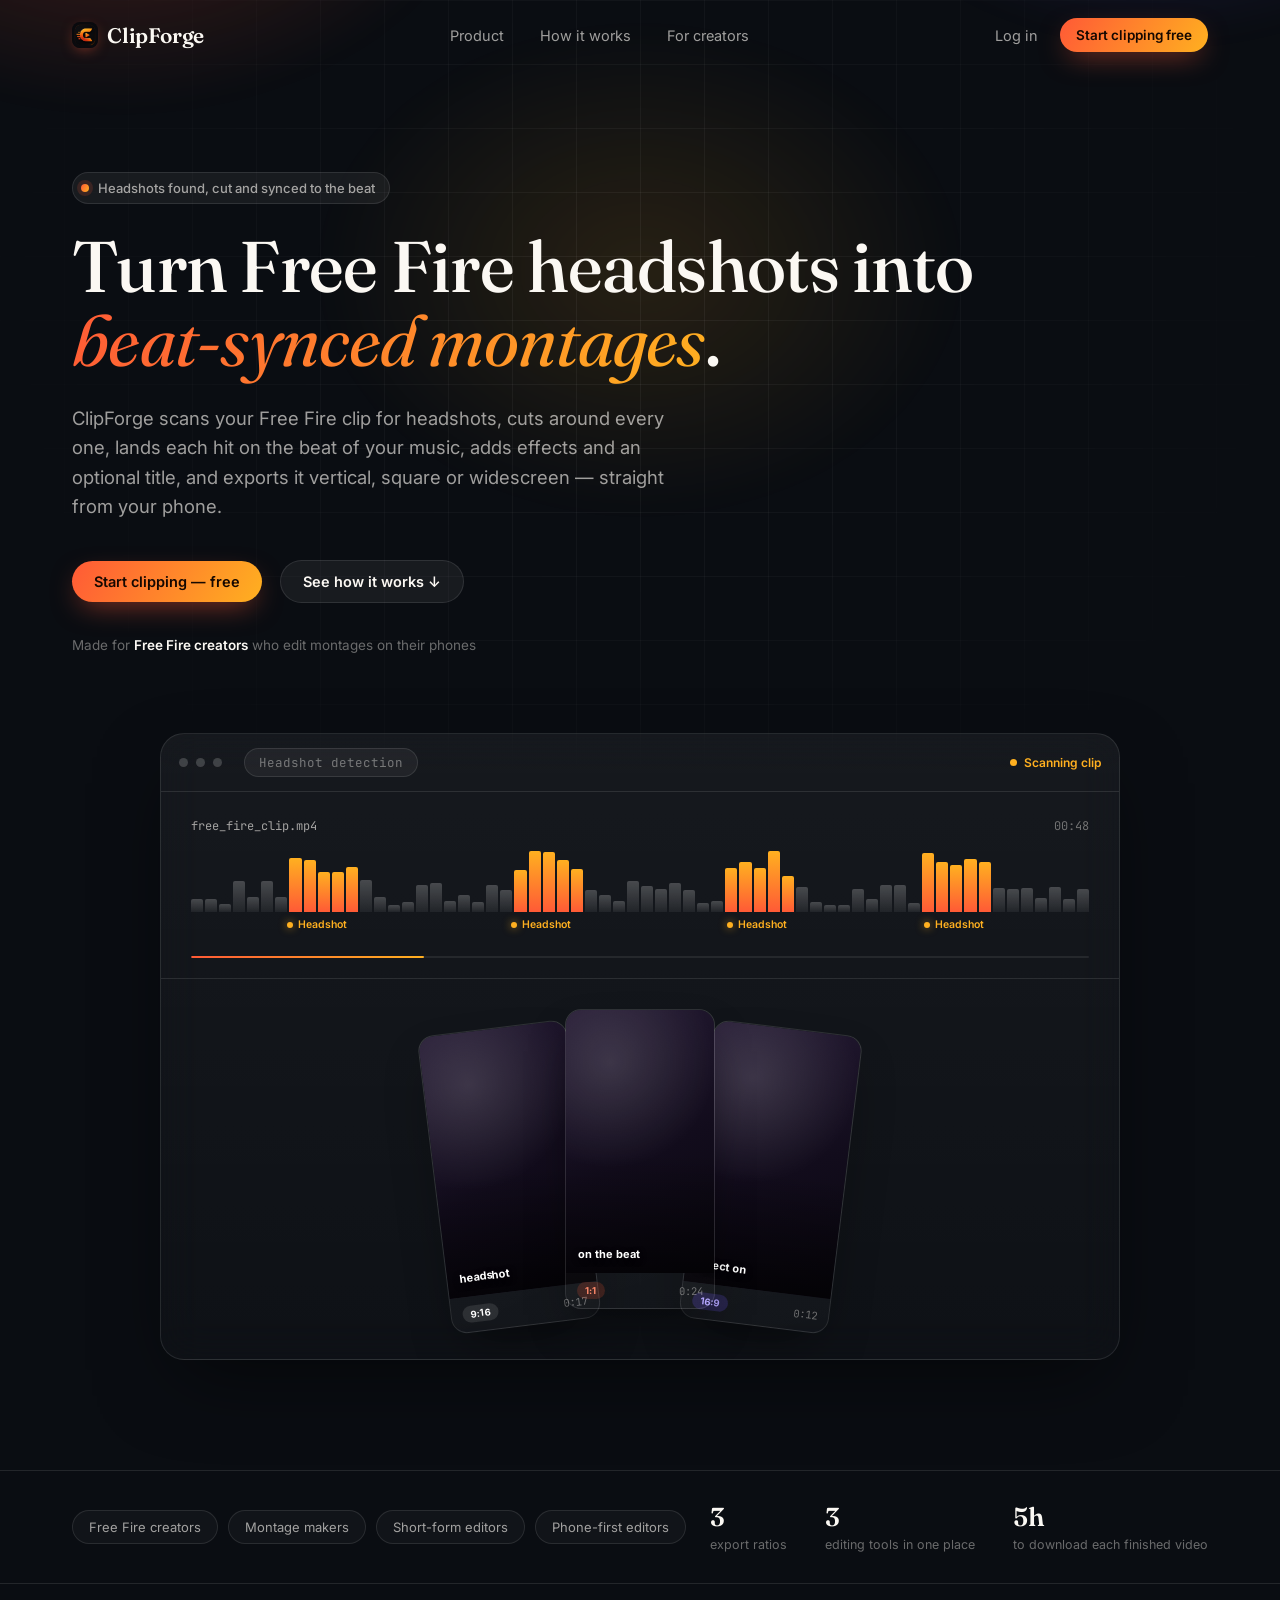
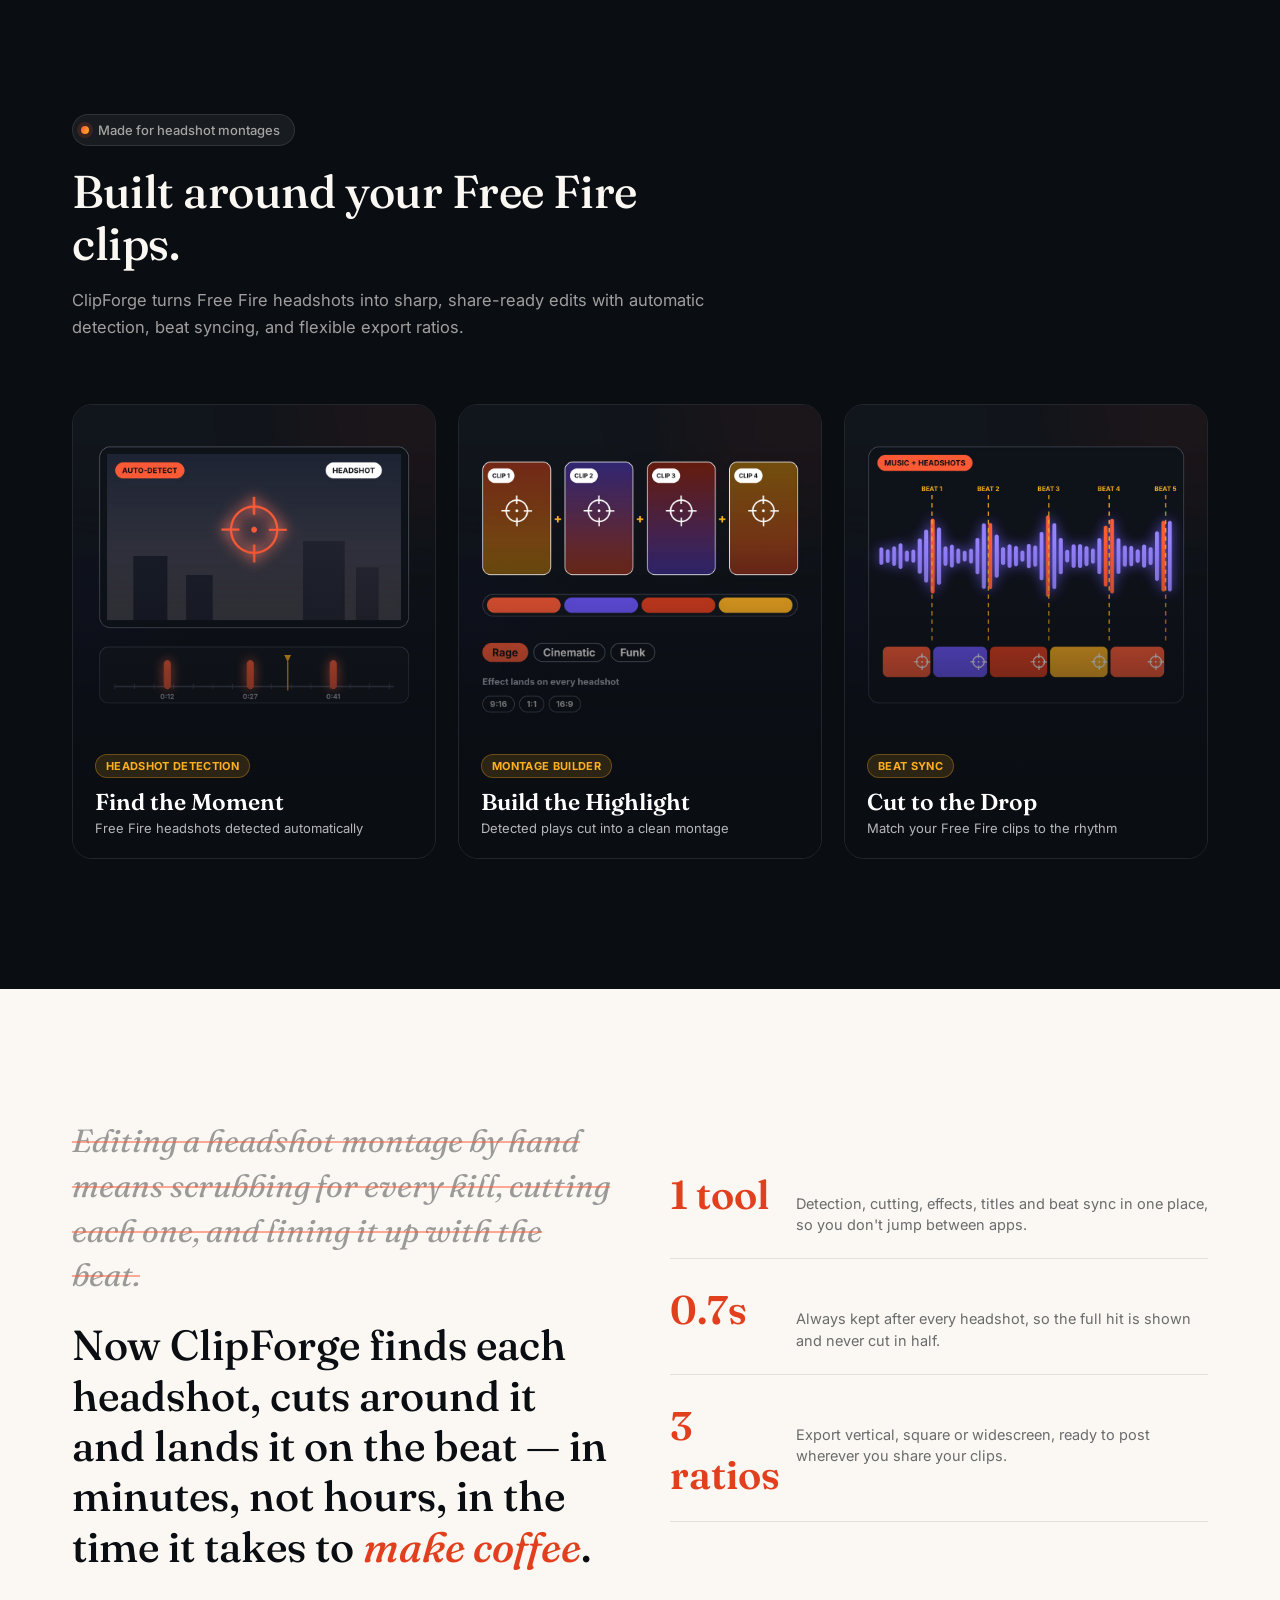
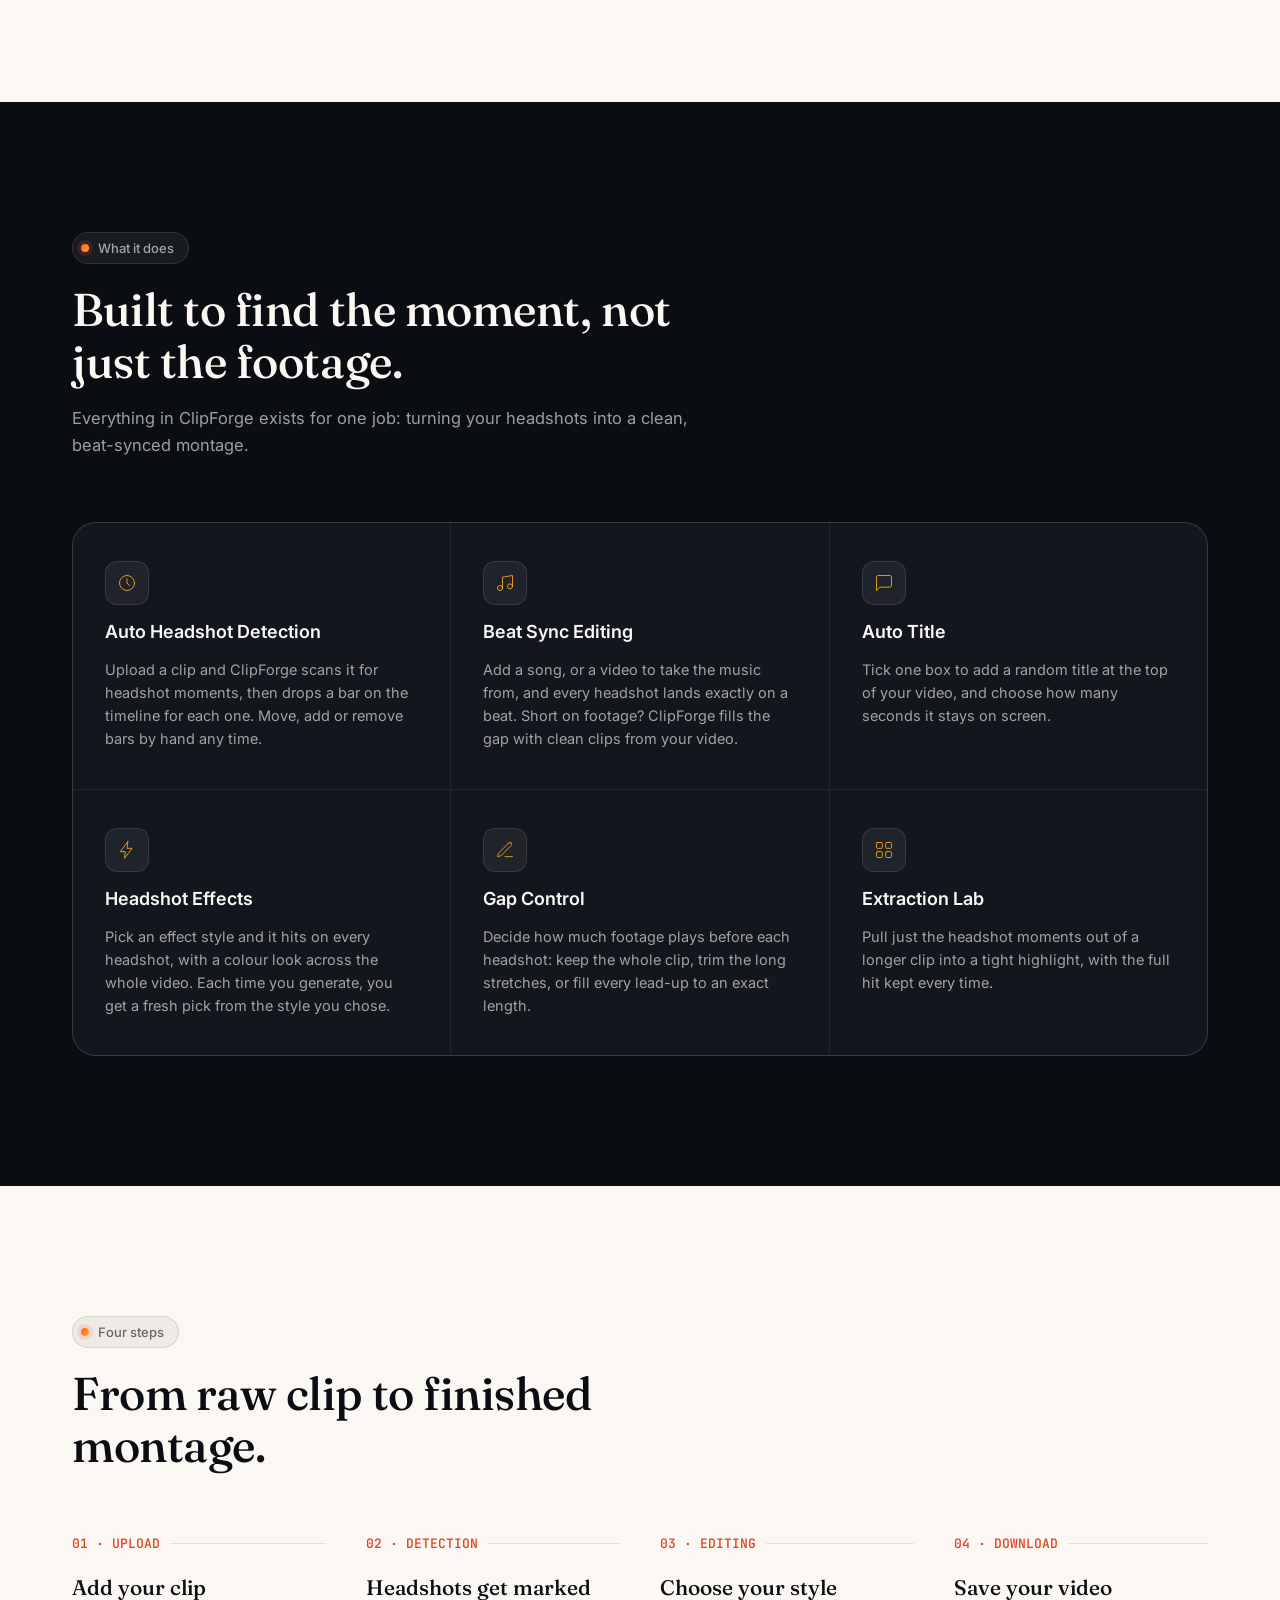
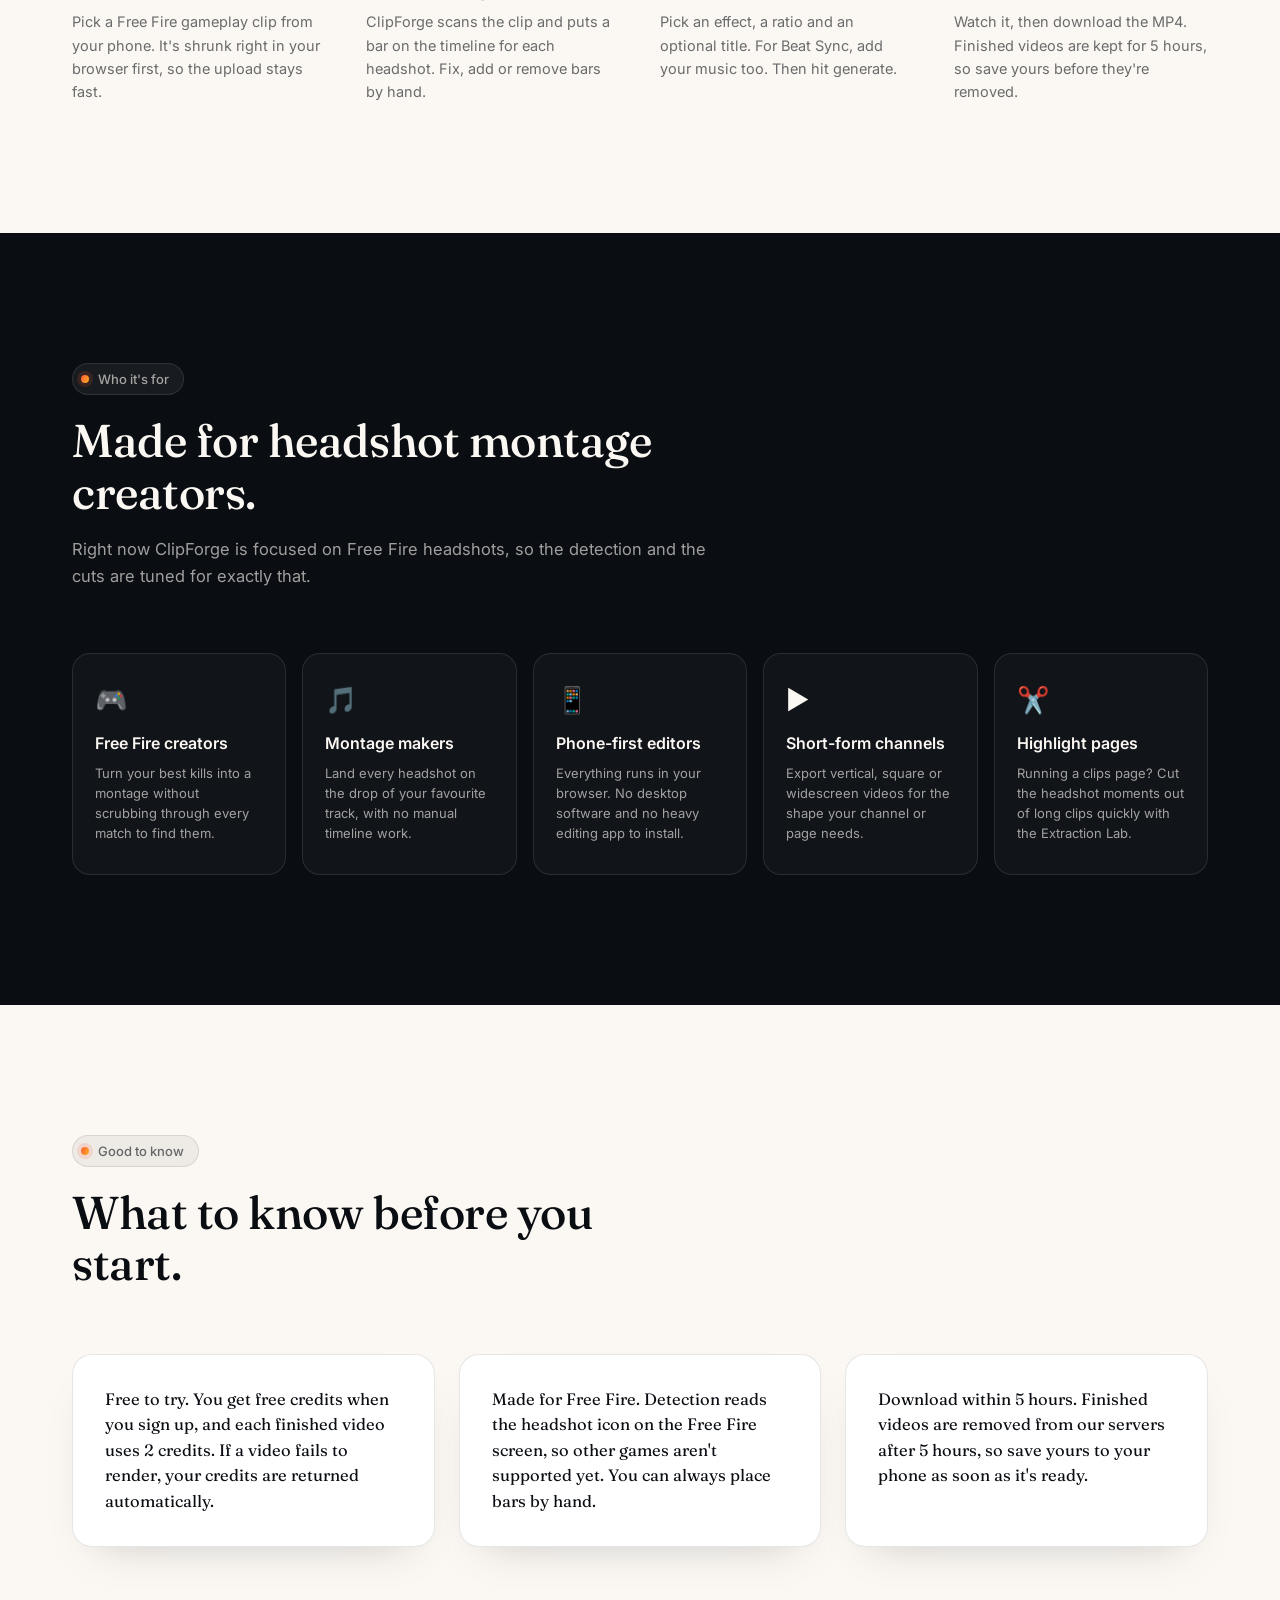
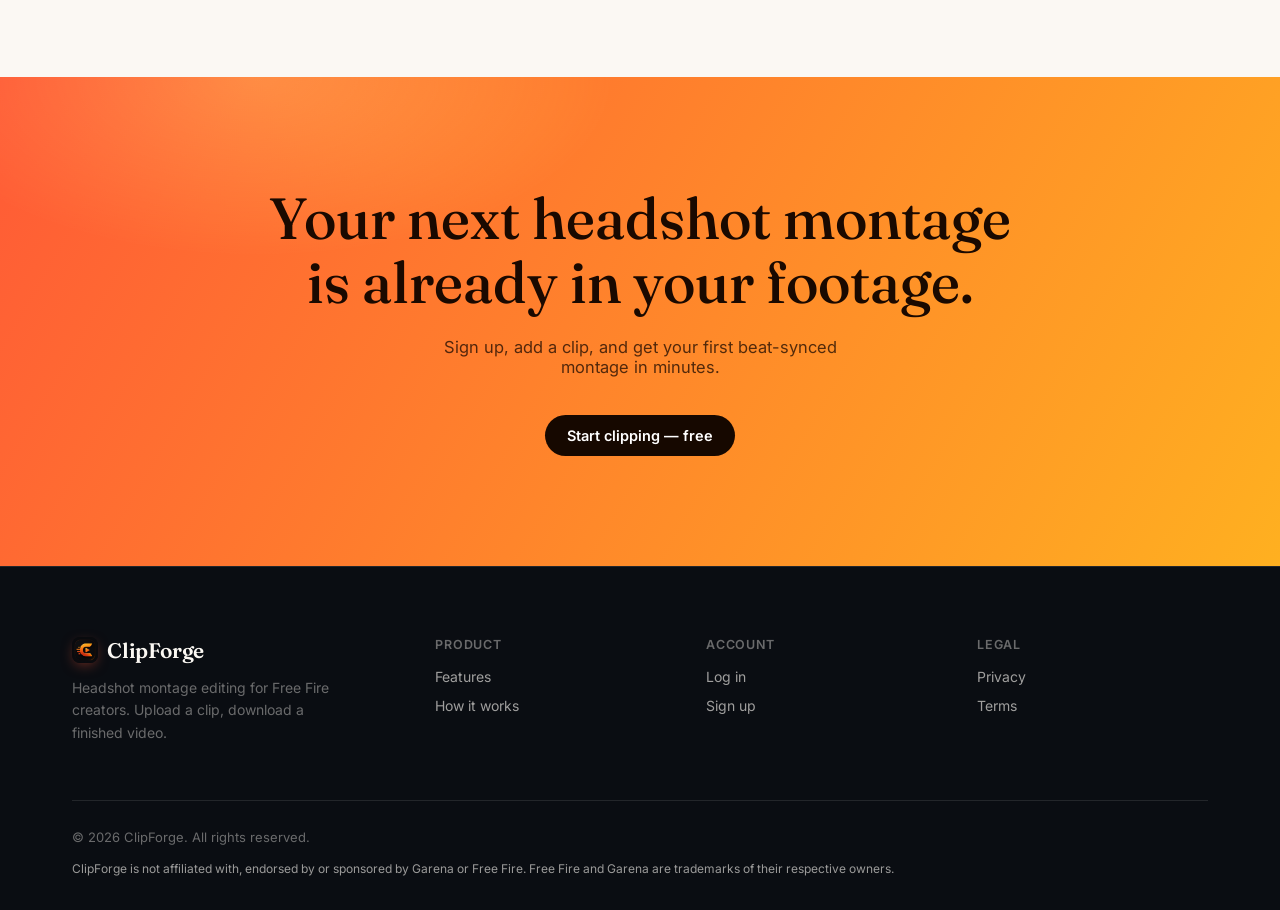
<file: clippy/jahvi-web/index.html>
<!DOCTYPE html>
<html lang="en">
<head>
<meta charset="UTF-8">
<meta name="viewport" content="width=device-width, initial-scale=1.0">
<title>ClipForge — Turn Free Fire headshots into beat-synced montages</title>
<meta name="description" content="ClipForge finds the headshots in your Free Fire clips, cuts around them, syncs every hit to the beat of your music, adds effects and an optional title, and exports in vertical, square or widescreen.">
<link rel="preconnect" href="https://fonts.googleapis.com">
<link rel="preconnect" href="https://fonts.gstatic.com" crossorigin>
<link href="https://fonts.googleapis.com/css2?family=Fraunces:opsz,wght@9..144,300;9..144,400;9..144,500;9..144,600;9..144,700&family=Inter:wght@400;500;600;700;800&family=JetBrains+Mono:wght@400;500&display=swap" rel="stylesheet">
<link rel="stylesheet" href="styles.css">
<link rel="icon" type="image/png" href="clipForge.png">
</head>
<body>

<header class="nav" id="nav">
  <div class="wrap nav-inner">
    <a href="#" class="logo">
      <img src="clipForge.png" alt="ClipForge" class="mark-img">
      ClipForge
    </a>
    <nav class="nav-links">
      <a href="#product">Product</a>
      <a href="#how">How it works</a>
      <a href="#creators">For creators</a>
    </nav>
    <div class="nav-cta">
      <a href="login.html" class="login">Log in</a>
      <a href="signup.html" class="btn btn-primary btn-sm">Start clipping free</a>
    </div>
  </div>
</header>

<main>
  <!-- ================= HERO ================= -->
  <section class="hero">
    <div class="hero-grid" aria-hidden="true"></div>
    <div class="wrap hero-inner">
      <span class="eyebrow"><span class="dot"></span>Headshots found, cut and synced to the beat</span>
      <h1 class="display">Turn Free Fire headshots into <em>beat-synced montages</em>.</h1>
      <p class="lead">ClipForge scans your Free Fire clip for headshots, cuts around every one, lands each hit on the beat of your music, adds effects and an optional title, and exports it vertical, square or widescreen — straight from your phone.</p>
      <div class="hero-actions">
        <a href="signup.html" class="btn btn-primary">Start clipping — free</a>
        <a href="#how" class="btn btn-ghost">See how it works ↓</a>
      </div>
      <div class="hero-trust">
        <p>Made for <strong>Free Fire creators</strong> who edit montages on their phones</p>
      </div>

      <!-- Signature visual: timeline -> headshot detection -> fanned vertical clips -->
      <div class="hero-visual reveal">
        <div class="device">
          <div class="device-bar">
            <span class="d"></span><span class="d"></span><span class="d"></span>
            <span class="device-url mono">Headshot detection</span>
            <span class="device-status"><span class="pulse"></span>Scanning clip</span>
          </div>

          <div class="timeline-block">
            <div class="timeline-meta">
              <span class="mono">free_fire_clip.mp4</span>
              <span class="mono dim">00:48</span>
            </div>
            <div class="waveform" id="waveform"></div>
            <div class="ai-markers">
              <span class="marker" style="left:14%"><i></i>Headshot</span>
              <span class="marker" style="left:39%"><i></i>Headshot</span>
              <span class="marker" style="left:63%"><i></i>Headshot</span>
              <span class="marker" style="left:85%"><i></i>Headshot</span>
            </div>
            <div class="scrub-line"></div>
          </div>

          <div class="clip-fan">
            <div class="clip-card c1">
              <div class="clip-preview"><span class="cap">headshot</span></div>
              <div class="clip-tag"><span class="badge tt">9:16</span><span class="mono">0:17</span></div>
            </div>
            <div class="clip-card c2">
              <div class="clip-preview"><span class="cap">on the beat</span></div>
              <div class="clip-tag"><span class="badge yt">1:1</span><span class="mono">0:24</span></div>
            </div>
            <div class="clip-card c3">
              <div class="clip-preview"><span class="cap">effect on</span></div>
              <div class="clip-tag"><span class="badge ig">16:9</span><span class="mono">0:12</span></div>
            </div>
          </div>
        </div>
      </div>
    </div>
  </section>

  <!-- ================= PROOF STRIP ================= -->
  <section class="proof">
    <div class="wrap proof-inner">
      <div class="chip-row">
        <span class="chip">Free Fire creators</span>
        <span class="chip">Montage makers</span>
        <span class="chip">Short-form editors</span>
        <span class="chip">Phone-first editors</span>
      </div>
      <div class="stat-row">
        <div class="stat"><b data-count="3" class="mono">0</b><span>export ratios</span></div>
        <div class="stat"><b data-count="3" class="mono">0</b><span>editing tools in one place</span></div>
        <div class="stat"><b data-count="5" data-suffix="h" class="mono">0</b><span>to download each finished video</span></div>
      </div>
    </div>
  </section>

  <!-- ================= GAME CATEGORY SHOWCASE ================= -->
  <section class="games section-pad">
    <div class="wrap">
      <div class="section-head reveal">
        <span class="eyebrow"><span class="dot"></span>Made for headshot montages</span>
        <h2 class="display">Built around your Free Fire clips.</h2>
        <p>ClipForge turns Free Fire headshots into sharp, share-ready edits with automatic detection, beat syncing, and flexible export ratios.</p>
      </div>
      <div class="game-grid reveal-stagger">
        <div class="game-card reveal" style="--i:0">
          <img src="step-detect.jpg" alt="Timeline with headshot bars detected automatically">
          <div class="game-overlay">
            <span class="game-tag">Headshot Detection</span>
            <h3>Find the Moment</h3>
            <p>Free Fire headshots detected automatically</p>
          </div>
        </div>
        <div class="game-card reveal" style="--i:1">
          <img src="step-effects.jpg" alt="Clips joined into a montage with an effect chosen">
          <div class="game-overlay">
            <span class="game-tag">Montage Builder</span>
            <h3>Build the Highlight</h3>
            <p>Detected plays cut into a clean montage</p>
          </div>
        </div>
        <div class="game-card reveal" style="--i:2">
          <img src="step-beatsync.jpg" alt="Clips cut to the beats of a song">
          <div class="game-overlay">
            <span class="game-tag">Beat Sync</span>
            <h3>Cut to the Drop</h3>
            <p>Match your Free Fire clips to the rhythm</p>
          </div>
        </div>
      </div>
    </div>
  </section>

  <!-- ================= PROBLEM ================= -->
  <section class="problem section-pad" id="product">
    <div class="wrap problem-inner">
      <div class="reveal">
        <p class="old">Editing a headshot montage by hand means scrubbing for every kill, cutting each one, and lining it up with the beat.</p>
        <p class="new">Now ClipForge finds each headshot, cuts around it and lands it on the beat — in minutes, not hours, in the time it takes to <em>make coffee</em>.</p>
      </div>
      <div class="problem-stats reveal">
        <div class="p-stat"><b>1 tool</b><span>Detection, cutting, effects, titles and beat sync in one place, so you don't jump between apps.</span></div>
        <div class="p-stat"><b>0.7s</b><span>Always kept after every headshot, so the full hit is shown and never cut in half.</span></div>
        <div class="p-stat"><b>3 ratios</b><span>Export vertical, square or widescreen, ready to post wherever you share your clips.</span></div>
      </div>
    </div>
  </section>

  <!-- ================= FEATURES ================= -->
  <section class="features section-pad">
    <div class="wrap">
      <div class="section-head reveal">
        <span class="eyebrow"><span class="dot"></span>What it does</span>
        <h2 class="display">Built to find the moment, not just the footage.</h2>
        <p>Everything in ClipForge exists for one job: turning your headshots into a clean, beat-synced montage.</p>
      </div>
      <div class="feat-grid reveal-stagger">
        <div class="feat-card reveal" style="--i:0">
          <span class="feat-icon"><svg viewBox="0 0 24 24" fill="none" stroke-linecap="round" stroke-linejoin="round"><circle cx="12" cy="12" r="9"/><path d="M12 7v5l3 3"/></svg></span>
          <h3>Auto Headshot Detection</h3>
          <p>Upload a clip and ClipForge scans it for headshot moments, then drops a bar on the timeline for each one. Move, add or remove bars by hand any time.</p>
        </div>
        <div class="feat-card reveal" style="--i:1">
          <span class="feat-icon"><svg viewBox="0 0 24 24" fill="none" stroke-linecap="round" stroke-linejoin="round"><path d="M9 18V5l12-2v13M9 18a3 3 0 11-6 0 3 3 0 016 0zM21 16a3 3 0 11-6 0 3 3 0 016 0z"/></svg></span>
          <h3>Beat Sync Editing</h3>
          <p>Add a song, or a video to take the music from, and every headshot lands exactly on a beat. Short on footage? ClipForge fills the gap with clean clips from your video.</p>
        </div>
        <div class="feat-card reveal" style="--i:2">
          <span class="feat-icon"><svg viewBox="0 0 24 24" fill="none" stroke-linecap="round" stroke-linejoin="round"><path d="M21 15a2 2 0 01-2 2H7l-4 4V5a2 2 0 012-2h14a2 2 0 012 2z"/></svg></span>
          <h3>Auto Title</h3>
          <p>Tick one box to add a random title at the top of your video, and choose how many seconds it stays on screen.</p>
        </div>
        <div class="feat-card reveal" style="--i:3">
          <span class="feat-icon"><svg viewBox="0 0 24 24" fill="none" stroke-linecap="round" stroke-linejoin="round"><path d="M13 2 4 14h6l-1 8 9-12h-6l1-8z"/></svg></span>
          <h3>Headshot Effects</h3>
          <p>Pick an effect style and it hits on every headshot, with a colour look across the whole video. Each time you generate, you get a fresh pick from the style you chose.</p>
        </div>
        <div class="feat-card reveal" style="--i:4">
          <span class="feat-icon"><svg viewBox="0 0 24 24" fill="none" stroke-linecap="round" stroke-linejoin="round"><path d="M12 20h9M16.5 3.5a2.1 2.1 0 013 3L7 19l-4 1 1-4 12.5-12.5z"/></svg></span>
          <h3>Gap Control</h3>
          <p>Decide how much footage plays before each headshot: keep the whole clip, trim the long stretches, or fill every lead-up to an exact length.</p>
        </div>
        <div class="feat-card reveal" style="--i:5">
          <span class="feat-icon"><svg viewBox="0 0 24 24" fill="none" stroke-linecap="round" stroke-linejoin="round"><rect x="3" y="3" width="7" height="7" rx="1"/><rect x="14" y="3" width="7" height="7" rx="1"/><rect x="3" y="14" width="7" height="7" rx="1"/><rect x="14" y="14" width="7" height="7" rx="1"/></svg></span>
          <h3>Extraction Lab</h3>
          <p>Pull just the headshot moments out of a longer clip into a tight highlight, with the full hit kept every time.</p>
        </div>
      </div>
    </div>
  </section>

  <!-- ================= HOW IT WORKS ================= -->
  <section class="how section-pad" id="how">
    <div class="wrap">
      <div class="section-head dark-on-light reveal">
        <span class="eyebrow" style="background:rgba(10,13,18,0.05); border-color:var(--line-dark); color:var(--ink-text-dim);"><span class="dot"></span>Four steps</span>
        <h2 class="display">From raw clip to finished montage.</h2>
      </div>
      <div class="how-steps">
        <div class="how-step reveal" style="--i:0">
          <div class="how-num">01 · UPLOAD</div>
          <h3>Add your clip</h3>
          <p>Pick a Free Fire gameplay clip from your phone. It's shrunk right in your browser first, so the upload stays fast.</p>
        </div>
        <div class="how-step reveal" style="--i:1">
          <div class="how-num">02 · DETECTION</div>
          <h3>Headshots get marked</h3>
          <p>ClipForge scans the clip and puts a bar on the timeline for each headshot. Fix, add or remove bars by hand.</p>
        </div>
        <div class="how-step reveal" style="--i:2">
          <div class="how-num">03 · EDITING</div>
          <h3>Choose your style</h3>
          <p>Pick an effect, a ratio and an optional title. For Beat Sync, add your music too. Then hit generate.</p>
        </div>
        <div class="how-step reveal" style="--i:3">
          <div class="how-num">04 · DOWNLOAD</div>
          <h3>Save your video</h3>
          <p>Watch it, then download the MP4. Finished videos are kept for 5 hours, so save yours before they're removed.</p>
        </div>
      </div>
    </div>
  </section>

  <!-- ================= CREATOR USE CASES ================= -->
  <section class="usecases section-pad" id="creators">
    <div class="wrap">
      <div class="section-head reveal">
        <span class="eyebrow"><span class="dot"></span>Who it's for</span>
        <h2 class="display">Made for headshot montage creators.</h2>
        <p>Right now ClipForge is focused on Free Fire headshots, so the detection and the cuts are tuned for exactly that.</p>
      </div>
      <div class="uc-grid">
        <div class="uc-card reveal" style="--i:0">
          <span class="uc-icon">🎮</span>
          <h3>Free Fire creators</h3>
          <p>Turn your best kills into a montage without scrubbing through every match to find them.</p>
        </div>
        <div class="uc-card reveal" style="--i:1">
          <span class="uc-icon">🎵</span>
          <h3>Montage makers</h3>
          <p>Land every headshot on the drop of your favourite track, with no manual timeline work.</p>
        </div>
        <div class="uc-card reveal" style="--i:2">
          <span class="uc-icon">📱</span>
          <h3>Phone-first editors</h3>
          <p>Everything runs in your browser. No desktop software and no heavy editing app to install.</p>
        </div>
        <div class="uc-card reveal" style="--i:3">
          <span class="uc-icon">▶️</span>
          <h3>Short-form channels</h3>
          <p>Export vertical, square or widescreen videos for the shape your channel or page needs.</p>
        </div>
        <div class="uc-card reveal" style="--i:4">
          <span class="uc-icon">✂️</span>
          <h3>Highlight pages</h3>
          <p>Running a clips page? Cut the headshot moments out of long clips quickly with the Extraction Lab.</p>
        </div>
      </div>
    </div>
  </section>

  <!-- ================= GOOD TO KNOW ================= -->
  <section class="testi section-pad" id="testimonials">
    <div class="wrap">
      <div class="section-head dark-on-light reveal">
        <span class="eyebrow" style="background:rgba(10,13,18,0.05); border-color:var(--line-dark); color:var(--ink-text-dim);"><span class="dot"></span>Good to know</span>
        <h2 class="display">What to know before you start.</h2>
      </div>
      <div class="testi-grid">
        <div class="t-card reveal" style="--i:0">
          <p class="quote">Free to try. You get free credits when you sign up, and each finished video uses 2 credits. If a video fails to render, your credits are returned automatically.</p>
        </div>
        <div class="t-card reveal" style="--i:1">
          <p class="quote">Made for Free Fire. Detection reads the headshot icon on the Free Fire screen, so other games aren't supported yet. You can always place bars by hand.</p>
        </div>
        <div class="t-card reveal" style="--i:2">
          <p class="quote">Download within 5 hours. Finished videos are removed from our servers after 5 hours, so save yours to your phone as soon as it's ready.</p>
        </div>
      </div>
    </div>
  </section>

  <!-- ================= FINAL CTA ================= -->
  <section class="final-cta">
    <div class="wrap">
      <h2 class="reveal">Your next headshot montage is already in your footage.</h2>
      <p class="reveal">Sign up, add a clip, and get your first beat-synced montage in minutes.</p>
      <div class="hero-actions reveal">
        <a href="signup.html" class="btn btn-dark">Start clipping — free</a>
      </div>
    </div>
  </section>
</main>

<footer>
  <div class="wrap">
    <div class="foot-top">
      <div class="foot-brand">
        <a href="#" class="logo">
          <img src="clipForge.png" alt="ClipForge" class="mark-img">
          ClipForge
        </a>
        <p>Headshot montage editing for Free Fire creators. Upload a clip, download a finished video.</p>
      </div>
      <div class="foot-col">
        <h4>Product</h4>
        <a href="#product">Features</a>
        <a href="#how">How it works</a>
      </div>
      <div class="foot-col">
        <h4>Account</h4>
        <a href="login.html">Log in</a>
        <a href="signup.html">Sign up</a>
      </div>
      <div class="foot-col">
        <h4>Legal</h4>
        <a href="#">Privacy</a>
        <a href="#">Terms</a>
      </div>
    </div>
    <div class="foot-bottom">
      <span>© 2026 ClipForge. All rights reserved.</span>
    </div>
    <p style="margin-top:16px; font-size:12px; opacity:.6;">ClipForge is not affiliated with, endorsed by or sponsored by Garena or Free Fire. Free Fire and Garena are trademarks of their respective owners.</p>
  </div>
</footer>

<script type="module" src="script.js"></script>
</body>
</html>
</file>
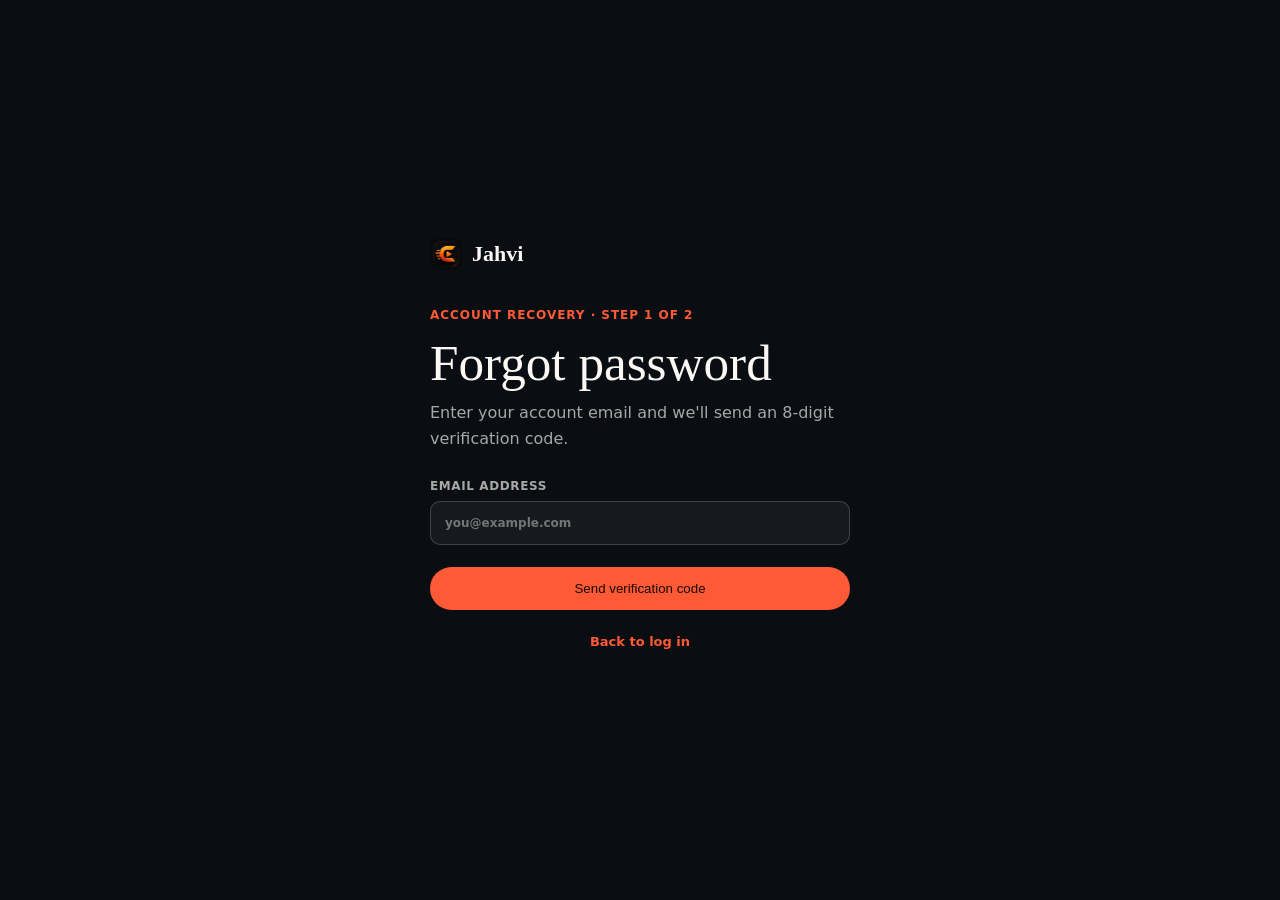
<file: clippy/jahvi-web/forgot.html>
<!DOCTYPE html>
<html lang="en">
<head>
<meta charset="UTF-8" />
<meta name="viewport" content="width=device-width, initial-scale=1.0" />
<title>Jahvi — Forgot password</title>
<style>
  :root { --ink:#0a0d12; --paper:#fbf8f3; --ember:#ff5a36; --dim:rgba(251,248,243,.66); --danger:#ff6b6b; }
  * { box-sizing:border-box; }
  body { min-height:100vh; margin:0; display:grid; place-items:center; padding:24px; background:var(--ink); color:var(--paper); font-family:Inter,system-ui,sans-serif; }
  main { width:min(100%,420px); }
  .brand { display:flex; align-items:center; gap:10px; margin-bottom:34px; color:var(--paper); font:600 22px Georgia,serif; }
  .brand img { width:32px; height:32px; border-radius:9px; object-fit:cover; }
  .eyebrow { color:var(--ember); font-size:12px; font-weight:700; letter-spacing:.08em; text-transform:uppercase; }
  h1 { margin:10px 0 8px; font:500 clamp(2.2rem,8vw,3.2rem) Georgia,serif; }
  .intro { margin:0 0 28px; color:var(--dim); line-height:1.6; }
  form { display:grid; gap:18px; }
  label { display:grid; gap:8px; color:var(--dim); font-size:12px; font-weight:700; letter-spacing:.05em; text-transform:uppercase; }
  input { width:100%; padding:14px; border:1px solid rgba(251,248,243,.18); border-radius:10px; background:rgba(255,255,255,.05); color:var(--paper); font:inherit; }
  input:focus { outline:2px solid rgba(255,90,54,.45); border-color:var(--ember); }
  button { margin-top:4px; padding:14px; border:0; border-radius:999px; background:var(--ember); color:#160800; cursor:pointer; font:700 15px inherit; }
  button:disabled { cursor:not-allowed; opacity:.6; }
  .error { display:none; margin:0; padding:11px 12px; border:1px solid rgba(255,107,107,.35); border-radius:9px; background:rgba(255,107,107,.08); color:var(--danger); font-size:13px; }
  .error.visible { display:block; }
  .message { display:none; margin:0 0 18px; padding:12px; border:1px solid rgba(255,90,54,.28); border-radius:9px; color:var(--paper); font-size:13px; line-height:1.5; }
  .message.visible { display:block; }
  .message.success { border-color:rgba(104,211,160,.35); color:#9be3bc; }
  form[hidden] { display:none; }
  .secondary-actions { display:flex; justify-content:space-between; gap:14px; }
  .secondary-actions button { margin:0; padding:6px 0; border:0; background:none; color:var(--ember); font:600 13px Inter,system-ui,sans-serif; text-align:left; }
  .secondary-actions button:hover { text-decoration:underline; }
  .footer { margin-top:24px; color:var(--dim); font-size:13px; text-align:center; }
  a { color:var(--ember); font-weight:700; text-decoration:none; }
  a:hover { text-decoration:underline; }
</style>
</head>
<body>
<main>
  <a class="brand" href="index.html"><img src="clipForge.png" alt="Jahvi logo" />Jahvi</a>
  <span class="eyebrow" id="step-label">Account recovery · Step 1 of 2</span>
  <h1 id="page-title">Forgot password</h1>
  <p class="intro" id="page-intro">Enter your account email and we'll send an 8-digit verification code.</p>
  <p id="form-message" class="message" role="status" aria-live="polite"></p>
  <form id="email-form" novalidate>
    <label for="email">Email address
      <input id="email" type="email" placeholder="you@example.com" autocomplete="email" required />
    </label>
    <p id="email-error" class="error" role="alert" aria-live="polite"></p>
    <button id="send-code-button" type="submit">Send verification code</button>
  </form>
  <form id="otp-form" hidden novalidate>
    <label for="otp-email">Account email
      <input id="otp-email" type="email" autocomplete="email" readonly required />
    </label>
    <label for="otp">8-digit email code
      <input id="otp" type="text" inputmode="numeric" autocomplete="one-time-code" placeholder="00000000" maxlength="8" pattern="[0-9]{8}" required />
    </label>
    <label for="new-password">New password
      <input id="new-password" type="password" autocomplete="new-password" placeholder="At least 8 characters" required />
    </label>
    <p id="otp-error" class="error" role="alert" aria-live="polite"></p>
    <button id="reset-button" type="submit">Update password</button>
    <div class="secondary-actions">
      <button id="resend-button" type="button">Send another code</button>
      <button id="change-email-button" type="button">Change email</button>
    </div>
  </form>
  <p class="footer"><a href="login.html">Back to log in</a></p>
</main>
<script type="module">
import { API_BASE_URL } from './url.js';

const emailForm = document.getElementById('email-form');
const otpForm = document.getElementById('otp-form');
const emailInput = document.getElementById('email');
const otpEmailInput = document.getElementById('otp-email');
const otpInput = document.getElementById('otp');
const passwordInput = document.getElementById('new-password');
const messageBox = document.getElementById('form-message');
const emailError = document.getElementById('email-error');
const otpError = document.getElementById('otp-error');
const sendCodeButton = document.getElementById('send-code-button');
const resetButton = document.getElementById('reset-button');
const resendButton = document.getElementById('resend-button');
const stepLabel = document.getElementById('step-label');
const pageTitle = document.getElementById('page-title');
const pageIntro = document.getElementById('page-intro');

function showMessage(text, success = false) {
  messageBox.textContent = text;
  messageBox.classList.toggle('success', success);
  messageBox.classList.add('visible');
}

async function sendCode(email, button) {
  button.disabled = true;
  try {
    const response = await fetch(`${API_BASE_URL}/auth/forgot-password`, {
      method: 'POST',
      headers: { 'Content-Type': 'application/json' },
      body: JSON.stringify({ email }),
    });
    const data = await response.json().catch(() => ({}));
    if (!response.ok) throw new Error(data.detail || 'Could not send a code. Please try again.');
    showMessage(`${data.message || 'If that email is registered, a verification code has been sent.'} Codes expire in 10 minutes.`, false);
    return true;
  } catch (error) {
    showMessage(error.message || 'Could not reach the server. Please try again.');
    return false;
  } finally {
    button.disabled = false;
  }
}

emailForm.addEventListener('submit', async (event) => {
  event.preventDefault();
  emailError.classList.remove('visible');
  messageBox.classList.remove('visible');
  const email = emailInput.value.trim();
  if (!/^[^\s@]+@[^\s@]+\.[^\s@]+$/.test(email)) {
    emailError.textContent = 'Enter a valid email address.';
    emailError.classList.add('visible');
    return;
  }
  if (await sendCode(email, sendCodeButton)) {
    otpEmailInput.value = email;
    emailForm.hidden = true;
    otpForm.hidden = false;
    stepLabel.textContent = 'Account recovery · Step 2 of 2';
    pageTitle.textContent = 'Enter your code';
    pageIntro.textContent = 'Use the code sent to this email, then choose a new password.';
    otpInput.focus();
  }
});

otpForm.addEventListener('submit', async (event) => {
  event.preventDefault();
  otpError.classList.remove('visible');
  messageBox.classList.remove('visible');
  const otp = otpInput.value.trim();
  const newPassword = passwordInput.value;
  if (!/^\d{8}$/.test(otp)) {
    otpError.textContent = 'Enter the 8-digit code from your email.';
    otpError.classList.add('visible');
    return;
  }
  if (newPassword.length < 8 || !/[A-Za-z]/.test(newPassword) || !/[0-9]/.test(newPassword)) {
    otpError.textContent = 'Password must be 8+ characters with a letter and a number.';
    otpError.classList.add('visible');
    return;
  }

  resetButton.disabled = true;
  try {
    const response = await fetch(`${API_BASE_URL}/auth/reset-password`, {
      method: 'POST',
      headers: { 'Content-Type': 'application/json' },
      body: JSON.stringify({ email: otpEmailInput.value, otp, new_password: newPassword }),
    });
    const data = await response.json().catch(() => ({}));
    if (!response.ok) throw new Error(data.detail || 'Could not reset your password. Request a new code.');
    otpForm.hidden = true;
    pageTitle.textContent = 'Password updated';
    pageIntro.textContent = 'Your new password is ready. Log in to continue.';
    showMessage(data.message || 'Password updated. You can now log in.', true);
  } catch (error) {
    showMessage(error.message || 'Could not reach the server. Please try again.');
  } finally {
    resetButton.disabled = false;
  }
});

resendButton.addEventListener('click', async () => {
  otpError.classList.remove('visible');
  otpInput.value = '';
  passwordInput.value = '';
  await sendCode(otpEmailInput.value, resendButton);
});

document.getElementById('change-email-button').addEventListener('click', () => {
  otpForm.hidden = true;
  emailForm.hidden = false;
  otpError.classList.remove('visible');
  messageBox.classList.remove('visible');
  stepLabel.textContent = 'Account recovery · Step 1 of 2';
  pageTitle.textContent = 'Forgot password';
  pageIntro.textContent = "Enter your account email and we'll send an 8-digit verification code.";
  emailInput.focus();
});
</script>
</body>
</html>
</file>
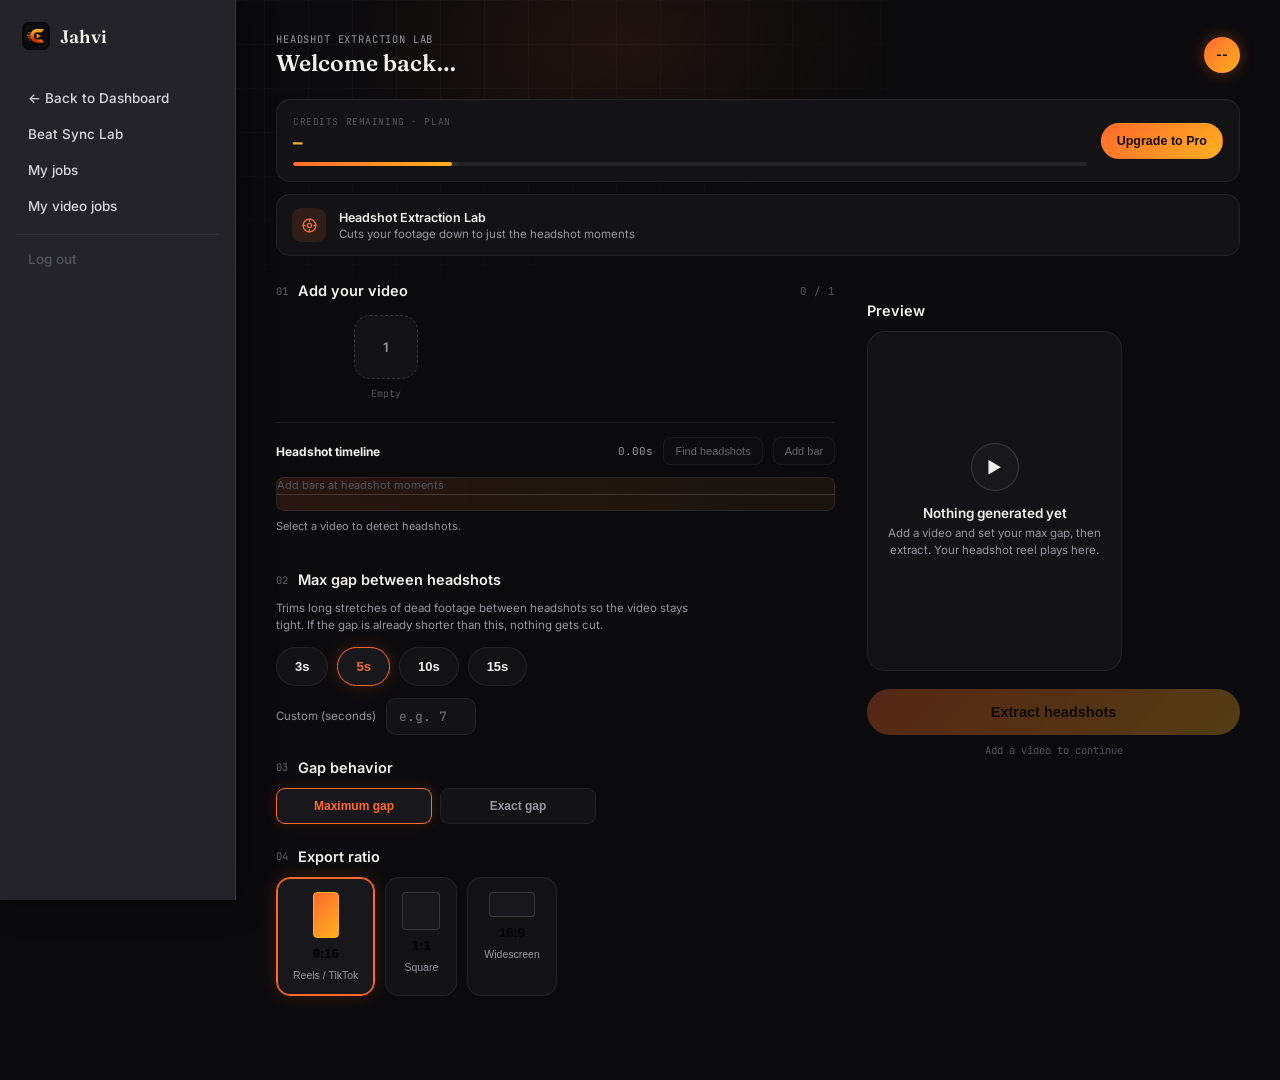
<file: clippy/jahvi-web/headshot_extraction_lab.html>
<!DOCTYPE html>
<html lang="en">
<head>
<meta charset="UTF-8">
<meta name="viewport" content="width=device-width, initial-scale=1.0">
<title>Jahvi — Headshot Extraction Lab</title>
<link rel="preconnect" href="https://fonts.googleapis.com">
<link href="https://fonts.googleapis.com/css2?family=Fraunces:ital,wght@0,600;0,700;1,600&family=Inter:wght@400;500;600;700&family=JetBrains+Mono:wght@400;500&display=swap" rel="stylesheet">
<link rel="stylesheet" href="headshot_extraction_lab.css">
<link rel="stylesheet" href="timeline.css">
</head>
<body>

<div class="bg-grid"></div>
<div class="nav-overlay" id="navOverlay"></div>

<div class="app-shell">

  <!-- ================= Sidebar ================= -->
  <nav class="side-panel" id="sidePanel">
    <div class="side-logo">
      <img src="clipForge.png" alt="" class="logo-img" onerror="this.style.display='none'; this.nextElementSibling.style.display='flex';">
      <span class="logo-mark" style="display:none;">J</span>
      <span>Jahvi</span>
    </div>

    <a class="side-link" href="dashboard.html">← Back to Dashboard</a>
    <a class="side-link" href="beat_sync_lab.html">Beat Sync Lab</a>
    <a class="side-link" href="my_videos.html">My jobs</a>
    <a class="side-link" href="my_videos.html">My video jobs</a>

    <a class="side-link logout" href="login.html">Log out</a>
  </nav>

  <!-- ================= Main ================= -->
  <main class="main">

    <!-- Header -->
    <header class="topbar">
      <button class="menu-btn" id="menuBtn" aria-label="Open menu">
        <span></span><span></span><span></span>
      </button>
      <div class="topbar-logo">
        <img src="clipForge.png" alt="" class="logo-img" onerror="this.style.display='none'; this.nextElementSibling.style.display='flex';">
        <span class="logo-mark" style="display:none;">J</span>
        <span class="topbar-logo-text">Jahvi</span>
      </div>
      <div class="greeting">
        <div class="greeting-eyebrow">Headshot Extraction Lab</div>
        <div class="greeting-name" id="userName">Welcome back…</div>
      </div>
      <div class="avatar" id="userAvatar" aria-label="Your account">--</div>
    </header>

    <div class="top-row">
      <div class="credits-card">
        <div class="credits-info">
          <div class="credits-label">Credits remaining · <span id="planLabel">Plan</span></div>
          <div class="credits-count"><span id="creditsLeft">–</span></div>
          <div class="credits-track"><div class="credits-fill" id="creditsFill"></div></div>
        </div>
        <button type="button" class="upgrade-btn">Upgrade to Pro</button>
      </div>

      <div class="page-identity">
        <div class="page-identity-icon">
          <svg viewBox="0 0 24 24" fill="none" stroke="currentColor" stroke-width="1.8" stroke-linecap="round" stroke-linejoin="round">
            <circle cx="12" cy="12" r="9"/><circle cx="12" cy="12" r="3"/>
            <path d="M12 3v3M12 18v3M3 12h3M18 12h3"/>
          </svg>
        </div>
        <div>
          <div class="page-identity-title">Headshot Extraction Lab</div>
          <div class="page-identity-sub">Cuts your footage down to just the headshot moments</div>
        </div>
      </div>
    </div>


    <div class="content-grid">

      <!-- ============ Left column: workflow ============ -->
      <div class="col-main">

        <div class="section">
          <div class="section-head">
            <div class="section-title"><span class="step-index">01</span>Add your video</div>
            <div class="section-hint" id="clipCount">0 / 1</div>
          </div>

          <div class="reel" id="reel">
            <div class="clip-slot">
              <div class="clip-box" data-index="0">1</div>
              <div class="clip-label">Empty</div>
            </div>
          </div>

          <div class="video-preview-card" id="videoPreviewCard" style="display:none;">
            <video id="videoPreviewPlayer" class="video-preview-player" controls playsinline></video>
            <div class="video-preview-actions">
              <button type="button" class="preview-action-btn" id="replaceVideoBtn">Replace</button>
              <button type="button" class="preview-action-btn preview-action-danger" id="deleteVideoBtn">Delete</button>
            </div>
          </div>

          <input type="file" accept="video/*" class="clip-input" id="videoInput" data-index="0">

          <div class="timeline-section" id="timelineSection">
            <div class="timeline-toolbar">
              <strong>Headshot timeline</strong>
              <span class="timeline-time" id="timelineCurrentTime">0.00s</span>
              <button class="timeline-add" id="detectHeadshotsBtn" type="button" disabled>Find headshots</button>
              <button class="timeline-add" id="addBarBtn" type="button" disabled>Add bar</button>
            </div>
            <div class="timeline-track" id="timelineTrack"><span class="timeline-empty" id="timelineEmpty">Add bars at headshot moments</span></div>
            <p class="headshot-detection-status" id="headshotDetectionStatus" role="status" aria-live="polite">Select a video to detect headshots.</p>
            <ul class="timestamp-list" id="timestampList" aria-label="Headshot timestamps"></ul>
          </div>
        </div>

        <div class="section">
          <div class="section-head">
            <div class="section-title"><span class="step-index">02</span>Max gap between headshots</div>
          </div>
          <div class="section-caption">Trims long stretches of dead footage between headshots so the video stays tight. If the gap is already shorter than this, nothing gets cut.</div>

          <div class="gap-grid" id="gapRow">
            <button class="gap-btn" data-gap="3">3s</button>
            <button class="gap-btn" data-gap="5">5s</button>
            <button class="gap-btn" data-gap="10">10s</button>
            <button class="gap-btn" data-gap="15">15s</button>
          </div>

          <div class="gap-custom-row">
            <label for="customGapInput" class="gap-custom-label">Custom (seconds)</label>
            <input type="number" id="customGapInput" class="gap-custom-input" min="1" placeholder="e.g. 7">
          </div>
        </div>

        <div class="section">
          <div class="section-head">
            <div class="section-title"><span class="step-index">03</span>Gap behavior</div>
          </div>
          <div class="mode-toggle" role="group" aria-label="Gap behavior">
            <button type="button" class="mode-btn active" data-patch="false">Maximum gap</button>
            <button type="button" class="mode-btn" data-patch="true">Exact gap</button>
          </div>
        </div>

        <div class="section">
          <div class="section-head">
            <div class="section-title"><span class="step-index">04</span>Export ratio</div>
          </div>
          <div class="ratio-grid" id="ratioRow">

            <button class="ratio-btn" data-ratio="9:16">
              <span class="ratio-preview ratio-9-16"></span>
              <span class="ratio-name">9:16</span>
              <span class="ratio-sub">Reels / TikTok</span>
            </button>

            <button class="ratio-btn" data-ratio="1:1">
              <span class="ratio-preview ratio-1-1"></span>
              <span class="ratio-name">1:1</span>
              <span class="ratio-sub">Square</span>
            </button>

            <button class="ratio-btn" data-ratio="16:9">
              <span class="ratio-preview ratio-16-9"></span>
              <span class="ratio-name">16:9</span>
              <span class="ratio-sub">Widescreen</span>
            </button>

          </div>
        </div>

      </div>

      <!-- ============ Right column: status + preview ============ -->
      <div class="col-side">

        <div class="section-head preview-head">
          <div class="section-title">Preview</div>
        </div>

        <div class="preview-panel" id="previewPanel">

          <div class="preview-idle" id="previewIdle">
            <div class="preview-icon">▶</div>
            <div class="preview-title">Nothing generated yet</div>
            <div class="preview-sub">Add a video and set your max gap, then extract. Your headshot reel plays here.</div>
            <div class="preview-error" id="previewError" style="display:none;"></div>
          </div>

          <div class="preview-processing" id="previewProcessing" style="display:none;">
            <div class="circular-progress">
              <svg viewBox="0 0 120 120">
                <circle class="circle-bg" cx="60" cy="60" r="52"></circle>
                <circle class="circle-fill" id="circleFill" cx="60" cy="60" r="52"></circle>
              </svg>
              <div class="circle-label" id="circleLabel">0%</div>
            </div>
            <div class="preview-title">Extracting headshots</div>
            <div class="preview-sub" id="processingSub">This usually takes under a minute</div>
          </div>

          <video class="preview-video" id="previewVideo" style="display:none;" controls playsinline></video>

        </div>

        <!-- Small payoff stat shown once a video finishes generating -->
        <div class="result-stat" id="resultStat" style="display:none;"></div>

        <div class="result-actions" id="resultActions" style="display:none;">
          <button type="button" class="cta-btn" id="downloadBtn">Download video</button>
          <div class="cta-status">Videos are kept for 5 hours — download yours.</div>
        </div>

        <div class="side-cta">
          <button class="cta-btn" id="generateBtnDesktop" disabled>Extract headshots</button>
          <div class="cta-status" id="ctaStatusDesktop">Add a video to continue</div>
        </div>

      </div>

    </div>
  </main>
</div>

<div class="cta-bar">
  <div class="cta-inner">
    <button class="cta-btn" id="generateBtn" disabled>Extract headshots</button>
    <div class="cta-status" id="ctaStatus">Add a video to continue</div>
  </div>
</div>

<script type="module" src="auth_ui.js"></script>
<script type="module" src="timeline.js"></script>
<script type="module" src="download_video.js"></script>
<script type="module" src="headshot_extraction_lab.js"></script>
</body>
</html>
</file>
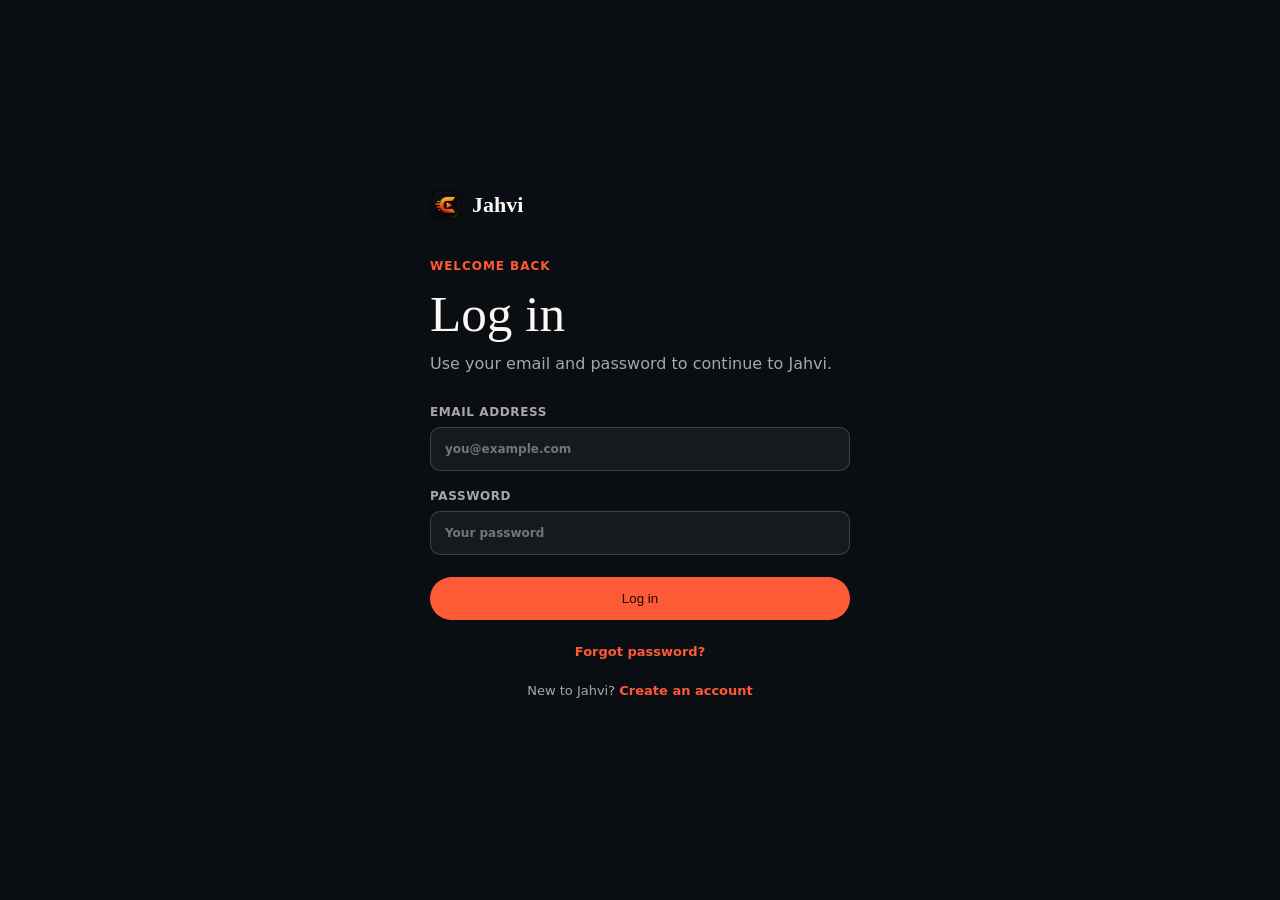
<file: clippy/jahvi-web/login.html>
<!DOCTYPE html>
<html lang="en">
<head>
<meta charset="UTF-8" />
<meta name="viewport" content="width=device-width, initial-scale=1.0" />
<title>Jahvi - Log in</title>
<style>
  :root { --ink:#0a0d12; --paper:#fbf8f3; --ember:#ff5a36; --dim:rgba(251,248,243,.66); --danger:#ff6b6b; }
  * { box-sizing:border-box; }
  body { min-height:100vh; margin:0; display:grid; place-items:center; padding:24px; background:var(--ink); color:var(--paper); font-family:Inter,system-ui,sans-serif; }
  main { width:min(100%,420px); }
  .brand { display:flex; align-items:center; gap:10px; margin-bottom:34px; color:var(--paper); font:600 22px Georgia,serif; }
  .brand img { width:32px; height:32px; border-radius:9px; object-fit:cover; }
  .eyebrow { color:var(--ember); font-size:12px; font-weight:700; letter-spacing:.08em; text-transform:uppercase; }
  h1 { margin:10px 0 8px; font:500 clamp(2.2rem,8vw,3.2rem) Georgia,serif; }
  .intro { margin:0 0 28px; color:var(--dim); line-height:1.6; }
  form { display:grid; gap:18px; }
  label { display:grid; gap:8px; color:var(--dim); font-size:12px; font-weight:700; letter-spacing:.05em; text-transform:uppercase; }
  input { width:100%; padding:14px; border:1px solid rgba(251,248,243,.18); border-radius:10px; background:rgba(255,255,255,.05); color:var(--paper); font:inherit; }
  input:focus { outline:2px solid rgba(255,90,54,.45); border-color:var(--ember); }
  button { margin-top:4px; padding:14px; border:0; border-radius:999px; background:var(--ember); color:#160800; cursor:pointer; font:700 15px inherit; }
  button:disabled { cursor:not-allowed; opacity:.6; }
  .error { display:none; margin:0; padding:11px 12px; border:1px solid rgba(255,107,107,.35); border-radius:9px; background:rgba(255,107,107,.08); color:var(--danger); font-size:13px; }
  .error.visible { display:block; }
  .footer { margin-top:24px; color:var(--dim); font-size:13px; text-align:center; }
  a { color:var(--ember); font-weight:700; text-decoration:none; }
  a:hover { text-decoration:underline; }
</style>
</head>
<body>
<main>
  <a class="brand" href="index.html"><img src="clipForge.png" alt="ClipForge logo" />Jahvi</a>
  <span class="eyebrow">Welcome back</span>
  <h1>Log in</h1>
  <p class="intro">Use your email and password to continue to Jahvi.</p>
  <form id="login-form" novalidate>
    <label for="email">Email address
      <input id="email" name="email" type="email" placeholder="you@example.com" autocomplete="email" required />
    </label>
    <label for="password">Password
      <input id="password" name="password" type="password" placeholder="Your password" autocomplete="current-password" required />
    </label>
    <p id="form-error" class="error" role="alert" aria-live="polite"></p>
    <button id="submit-button" type="submit">Log in</button>
  </form>
  <p class="footer"><a href="forgot.html">Forgot password?</a></p>
  <p class="footer">New to Jahvi? <a href="signup.html">Create an account</a></p>
</main>
<script type="module">
import { API_BASE_URL } from './url.js';

const form = document.getElementById("login-form");
const emailInput = document.getElementById("email");
const passwordInput = document.getElementById("password");
const errorBox = document.getElementById("form-error");
const submitButton = document.getElementById("submit-button");

function showError(message) {
  errorBox.textContent = message;
  errorBox.classList.add("visible");
}

form.addEventListener("submit", async (event) => {
  event.preventDefault();
  errorBox.classList.remove("visible");
  const email = emailInput.value.trim();
  const password = passwordInput.value;
  if (!/^[^\s@]+@[^\s@]+\.[^\s@]+$/.test(email)) {
    showError("Enter a valid email address.");
    return;
  }
  if (!password) {
    showError("Enter your password.");
    return;
  }

  submitButton.disabled = true;
  submitButton.textContent = "Logging in...";
  try {
    const result = await fetch(`${API_BASE_URL}/auth/login`, {
      method: "POST",
      headers: { "Content-Type": "application/json" },
      credentials: "include",
      body: JSON.stringify({ email, password }),
    });
    const data = await result.json().catch(() => null);
    if (!result.ok) {
      const detail = data && data.detail;
      showError(typeof detail === "string" ? detail : "Email or password is incorrect.");
      return;
    }
    localStorage.setItem("jahvi_user", JSON.stringify(data.user));
    window.location.href = "dashboard.html";
  } catch (error) {
    showError(`Could not reach the signup server at ${API_BASE_URL}. Make sure the backend is running.`);
  } finally {
    submitButton.disabled = false;
    submitButton.textContent = "Log in";
  }
});
</script>
</body>
</html>
</file>
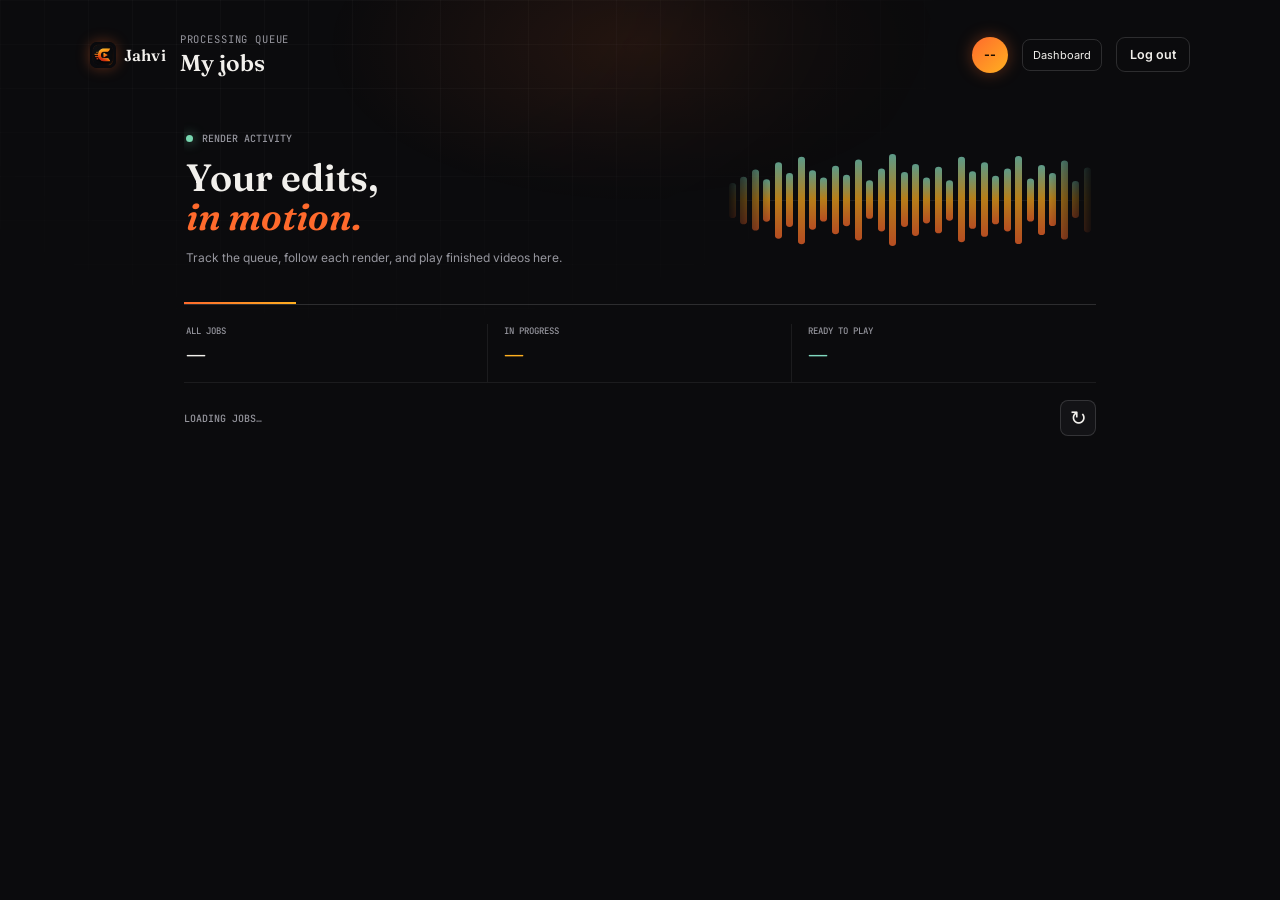
<file: clippy/jahvi-web/my_videos.html>
<!DOCTYPE html>
<html lang="en">
<head>
<meta charset="UTF-8">
<meta name="viewport" content="width=device-width, initial-scale=1.0">
<title>Jahvi — My Jobs</title>
<link rel="preconnect" href="https://fonts.googleapis.com">
<link href="https://fonts.googleapis.com/css2?family=Fraunces:ital,wght@0,600;0,700;1,600&family=Inter:wght@400;500;600;700&family=JetBrains+Mono:wght@400;500&display=swap" rel="stylesheet">
<link rel="stylesheet" href="dashboard.css">
<link rel="stylesheet" href="my_videos.css">
</head>
<body>
<div class="bg-grid"></div>
<div class="app-shell">
  <main class="main">
    <header class="topbar">
      <a class="topbar-logo jobs-brand" href="dashboard.html">
        <img src="clipForge.png" alt="" class="logo-img">
        <span class="topbar-logo-text">Jahvi</span>
      </a>
      <div class="greeting">
        <div class="greeting-eyebrow">Processing queue</div>
        <div class="greeting-name" id="userName">My jobs</div>
      </div>
      <div class="avatar" id="userAvatar" aria-label="Your account">--</div>
      <a class="jobs-nav" href="dashboard.html">Dashboard</a>
      <button type="button" class="logout topbar-logout">Log out</button>
    </header>

    <section class="jobs-page" aria-labelledby="jobsTitle">
      <div class="jobs-hero">
        <div class="jobs-hero-copy">
          <p class="jobs-kicker"><span class="jobs-live-dot"></span>Render activity</p>
          <h1 id="jobsTitle">Your edits,<br><em>in motion.</em></h1>
          <p>Track the queue, follow each render, and play finished videos here.</p>
        </div>
        <div class="jobs-waveform" id="jobsWaveform" aria-hidden="true"></div>
      </div>

      <div class="jobs-overview" aria-label="Job summary">
        <div class="jobs-stat"><span>All jobs</span><strong id="jobsTotal">—</strong></div>
        <div class="jobs-stat"><span>In progress</span><strong id="jobsActive">—</strong></div>
        <div class="jobs-stat"><span>Ready to play</span><strong id="jobsReady">—</strong></div>
      </div>

      <div class="jobs-toolbar">
        <p id="jobsStatus" class="jobs-status" role="status" aria-live="polite">Loading jobs…</p>
        <button type="button" class="jobs-refresh" id="refreshJobsBtn" aria-label="Refresh jobs" title="Refresh jobs">↻</button>
      </div>
      <div class="jobs-list" id="jobsList"></div>
    </section>
  </main>
</div>
<script type="module" src="auth_ui.js"></script>
<script type="module" src="my_videos.js"></script>
<script type="module" src="download_video.js"></script>
</body>
</html>
</file>
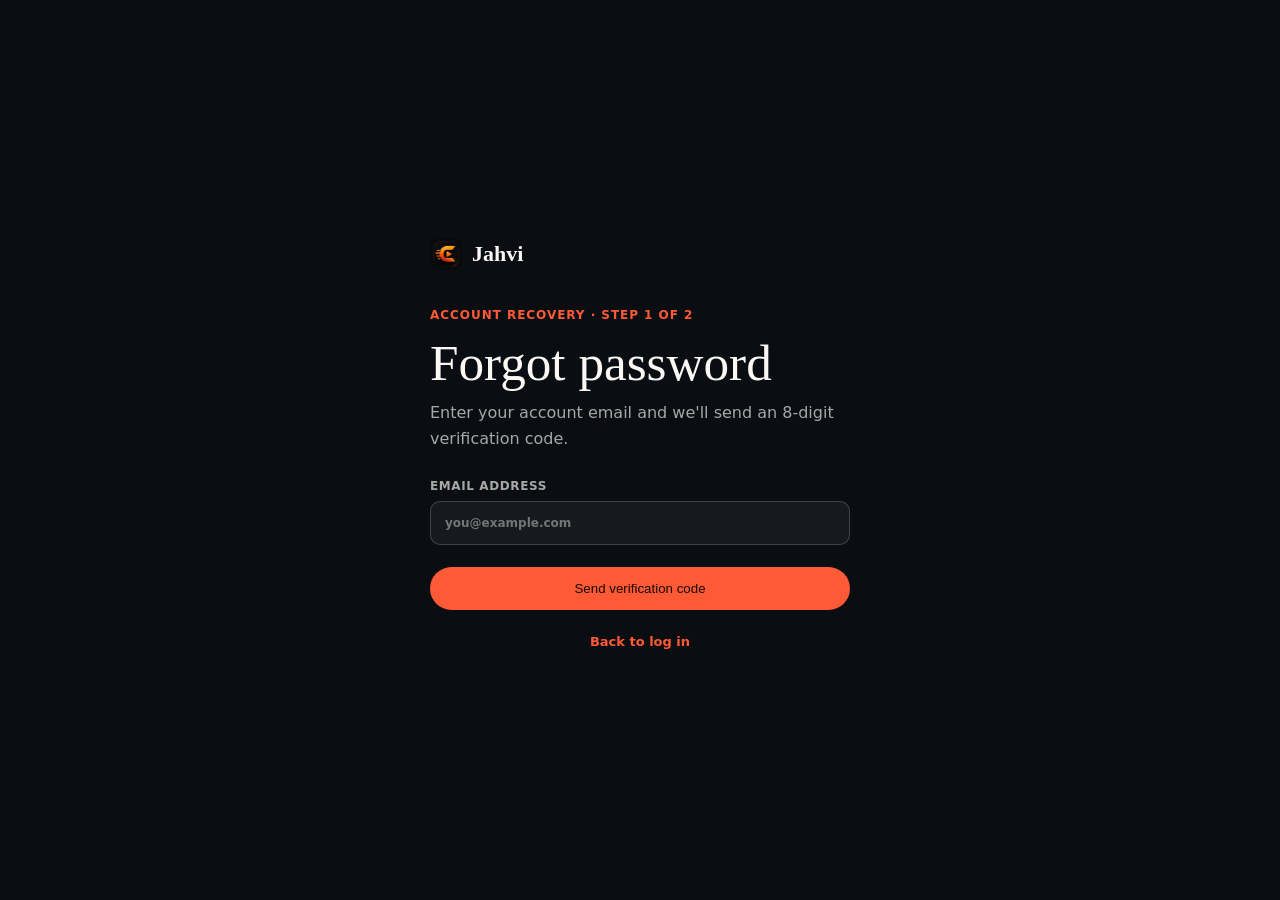
<file: clippy/jahvi-web/reset.html>
<!DOCTYPE html>
<html lang="en">
<head>
<meta charset="UTF-8" />
<meta name="viewport" content="width=device-width, initial-scale=1.0" />
<title>Jahvi — Password recovery</title>
<meta http-equiv="refresh" content="0; url=forgot.html" />
<script>window.location.replace('forgot.html');</script>
<style>
  :root { --ink:#0a0d12; --paper:#fbf8f3; --ember:#ff5a36; --dim:rgba(251,248,243,.66); --danger:#ff6b6b; }
  * { box-sizing:border-box; }
  body { min-height:100vh; margin:0; display:grid; place-items:center; padding:24px; background:var(--ink); color:var(--paper); font-family:Inter,system-ui,sans-serif; }
  main { width:min(100%,420px); }
  .brand { display:flex; align-items:center; gap:10px; margin-bottom:34px; color:var(--paper); font:600 22px Georgia,serif; }
  .brand img { width:32px; height:32px; border-radius:9px; object-fit:cover; }
  .eyebrow { color:var(--ember); font-size:12px; font-weight:700; letter-spacing:.08em; text-transform:uppercase; }
  h1 { margin:10px 0 8px; font:500 clamp(2.2rem,8vw,3.2rem) Georgia,serif; }
  .intro { margin:0 0 28px; color:var(--dim); line-height:1.6; }
  form { display:grid; gap:18px; }
  label { display:grid; gap:8px; color:var(--dim); font-size:12px; font-weight:700; letter-spacing:.05em; text-transform:uppercase; }
  input { width:100%; padding:14px; border:1px solid rgba(251,248,243,.18); border-radius:10px; background:rgba(255,255,255,.05); color:var(--paper); font:inherit; }
  input:focus { outline:2px solid rgba(255,90,54,.45); border-color:var(--ember); }
  button { margin-top:4px; padding:14px; border:0; border-radius:999px; background:var(--ember); color:#160800; cursor:pointer; font:700 15px inherit; }
  button:disabled { cursor:not-allowed; opacity:.6; }
  .error { display:none; margin:0; padding:11px 12px; border:1px solid rgba(255,107,107,.35); border-radius:9px; background:rgba(255,107,107,.08); color:var(--danger); font-size:13px; }
  .error.visible { display:block; }
  .footer { margin-top:24px; color:var(--dim); font-size:13px; text-align:center; }
  a { color:var(--ember); font-weight:700; text-decoration:none; }
  a:hover { text-decoration:underline; }
</style>
</head>
<body>
<p>Password recovery now uses a verification code. <a href="forgot.html">Continue</a>.</p>
</body>
</html>
</file>
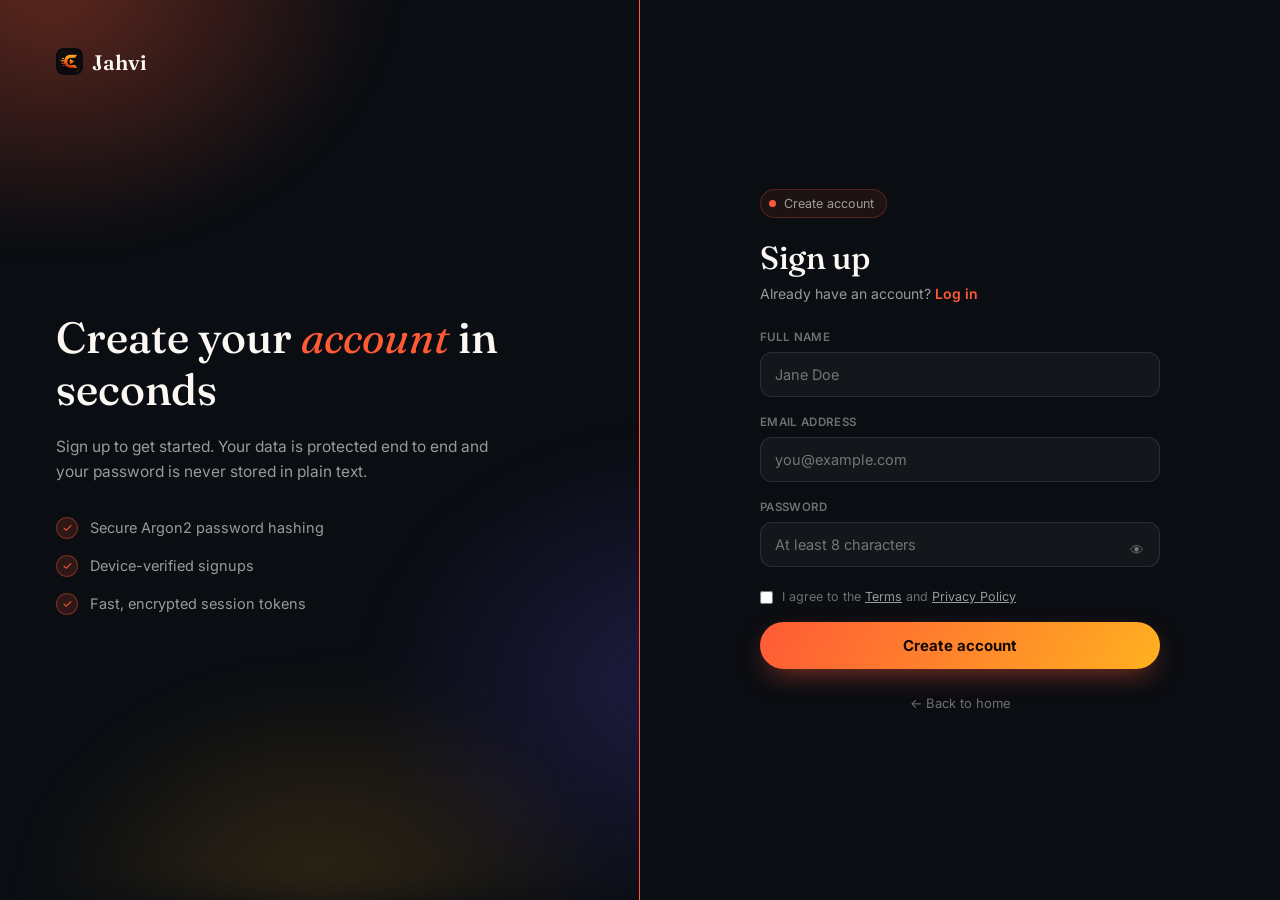
<file: clippy/jahvi-web/signup.html>
<!DOCTYPE html>
<html lang="en">
<head>
<meta charset="UTF-8" />
<meta name="viewport" content="width=device-width, initial-scale=1.0" />
<title>Jahvi — Create your account</title>
<link rel="preconnect" href="https://fonts.googleapis.com" />
<link href="https://fonts.googleapis.com/css2?family=Fraunces:ital,wght@0,400;0,500;0,600;1,400&family=Inter:wght@400;500;600;700&display=swap" rel="stylesheet" />
<link rel="stylesheet" href="signup.css" />
</head>
<body>

<div class="signup-page">

  <!-- LEFT: BRAND PANEL -->
  <section class="brand-panel">
    <a href="/" class="brand-logo">
      <img src="clipForge.png" alt="Jahvi logo" class="brand-logo-image" />
      <span>Jahvi</span>
    </a>

    <div class="brand-panel-content">
      <h1 class="brand-headline">Create your <em>account</em> in seconds</h1>
      <p class="brand-subtext">
        Sign up to get started. Your data is protected end to end and your
        password is never stored in plain text.
      </p>

      <ul class="brand-feature-list">
        <li class="brand-feature-item">
          <span class="brand-feature-icon">✓</span>
          Secure Argon2 password hashing
        </li>
        <li class="brand-feature-item">
          <span class="brand-feature-icon">✓</span>
          Device-verified signups
        </li>
        <li class="brand-feature-item">
          <span class="brand-feature-icon">✓</span>
          Fast, encrypted session tokens
        </li>
      </ul>
    </div>

    <div class="brand-game-badges"></div>
  </section>

  <!-- RIGHT: FORM PANEL -->
  <section class="form-panel">
    <div class="form-panel-content">

      <div class="form-eyebrow">
        <span class="form-eyebrow-dot"></span>
        Create account
      </div>

      <h2 class="form-heading">Sign up</h2>
      <p class="form-subtext">Already have an account? <a href="login.html" class="login-redirect-link">Log in</a></p>

      <form id="signup-form" novalidate>

        <div class="form-group">
          <label class="form-label" for="full_name">Full name</label>
          <input class="form-input" type="text" id="full_name" name="full_name" placeholder="Jane Doe" required minlength="2" maxlength="120" autocomplete="name" />
        </div>

        <div class="form-group">
          <label class="form-label" for="email">Email address</label>
          <input class="form-input" type="email" id="email" name="email" placeholder="you@example.com" required autocomplete="email" />
        </div>

        <div class="form-group form-group-password">
          <label class="form-label" for="password">Password</label>
          <input class="form-input" type="password" id="password" name="password" placeholder="At least 8 characters" required minlength="8" autocomplete="new-password" />
          <button type="button" class="toggle-password-btn" id="toggle-password" aria-label="Show password">👁</button>
        </div>

        <label class="terms-agreement">
          <input type="checkbox" class="terms-checkbox" id="terms" required />
          <span class="terms-text">I agree to the <a href="/terms">Terms</a> and <a href="/privacy">Privacy Policy</a></span>
        </label>

        <div id="form-error" class="form-error" role="alert" aria-live="polite"></div>

        <button type="submit" class="submit-button" id="submit-btn">Create account</button>
      </form>

      <a href="/" class="back-home-link">← Back to home</a>
    </div>
  </section>

</div>

<script type="module" src="signup.js"></script>
</body>
</html>
</file>
<file: clippy/jahvi-web/styles.css>
:root{
  --ink:#0A0D12;
  --ink-soft:#12161D;
  --paper:#FBF8F3;
  --ember:#FF5A36;
  --ember-deep:#E23F1E;
  --gold:#FFB020;
  --violet:#6E56FF;
  --line:rgba(255,255,255,0.10);
  --line-dark:rgba(10,13,18,0.10);
  --text-dim:rgba(251,248,243,0.62);
  --text-dimmer:rgba(251,248,243,0.4);
  --ink-text-dim:rgba(10,13,18,0.60);
  --grad-ember: linear-gradient(120deg,var(--ember) 0%,var(--gold) 100%);
  --grad-violet: linear-gradient(135deg,var(--violet) 0%,var(--ember) 100%);
  --shadow-lg: 0 30px 80px -20px rgba(0,0,0,0.55);
  --ease: cubic-bezier(.22,1,.36,1);
}

*{margin:0;padding:0;box-sizing:border-box;}
html{scroll-behavior:smooth;}
body{background:var(--ink); color:var(--paper); font-family:'Inter',sans-serif; -webkit-font-smoothing:antialiased; overflow-x:hidden;}
::selection{background:var(--ember); color:#fff;}
img,svg{display:block; max-width:100%;}
a{color:inherit; text-decoration:none;}
button{font-family:inherit; cursor:pointer; border:none; background:none; color:inherit;}
.display{font-family:'Fraunces',serif; font-optical-sizing:auto; letter-spacing:-0.01em;}
.mono{font-family:'JetBrains Mono',monospace;}
.wrap{max-width:1200px; margin:0 auto; padding:0 32px;}
:focus-visible{outline:2px solid var(--gold); outline-offset:3px; border-radius:4px;}

@media (prefers-reduced-motion: reduce){
  *{animation-duration:.001ms !important; animation-iteration-count:1 !important; transition-duration:.001ms !important; scroll-behavior:auto !important;}
}

.reveal{opacity:0; transform:translateY(28px); transition:opacity .8s var(--ease), transform .8s var(--ease);}
.reveal.in{opacity:1; transform:translateY(0);}
.reveal-stagger > *{transition-delay:calc(var(--i,0) * 90ms);}

/* ================= NAV ================= */
header.nav{position:fixed; top:0; left:0; right:0; z-index:100; padding:18px 0; transition:padding .4s var(--ease), background .4s var(--ease), border-color .4s var(--ease);}
header.nav.scrolled{padding:12px 0; background:rgba(10,13,18,0.72); backdrop-filter:blur(18px) saturate(140%); -webkit-backdrop-filter:blur(18px) saturate(140%); border-bottom:1px solid var(--line);}
.nav-inner{display:flex; align-items:center; justify-content:space-between;}
.logo{display:flex; align-items:center; gap:9px; font-family:'Fraunces',serif; font-weight:600; font-size:21px; letter-spacing:-0.01em;}
.logo .mark-img{width:26px;height:26px;border-radius:8px;object-fit:cover; box-shadow:0 4px 14px -4px rgba(255,90,54,0.55);}
.nav-links{display:flex; align-items:center; gap:36px;}
.nav-links a{font-size:14.5px; color:var(--text-dim); transition:color .25s;}
.nav-links a:hover{color:var(--paper);}
.nav-cta{display:flex; align-items:center; gap:22px;}
.nav-cta .login{font-size:14.5px; color:var(--text-dim); transition:color .25s;}
.nav-cta .login:hover{color:var(--paper);}

.btn{display:inline-flex; align-items:center; justify-content:center; gap:8px; padding:12px 22px; border-radius:100px; font-size:14.5px; font-weight:600; transition:transform .35s var(--ease), box-shadow .35s var(--ease), background .3s; white-space:nowrap;}
.btn-primary{background:var(--grad-ember); color:#160800; box-shadow:0 10px 28px -8px rgba(255,90,54,0.55);}
.btn-primary:hover{transform:translateY(-2px); box-shadow:0 18px 40px -8px rgba(255,90,54,0.75);}
.btn-ghost{background:rgba(255,255,255,0.06); color:var(--paper); border:1px solid var(--line);}
.btn-ghost:hover{background:rgba(255,255,255,0.1); transform:translateY(-2px);}
.btn-dark{background:var(--ink); color:var(--paper);}
.btn-dark:hover{transform:translateY(-2px); box-shadow:0 14px 30px -10px rgba(0,0,0,0.4);}
.btn-sm{padding:9px 16px; font-size:13.5px;}

/* ================= HERO ================= */
.hero{position:relative; padding:172px 0 110px; overflow:hidden;}
.hero::before{
  content:''; position:absolute; inset:-20% -10% auto -10%; height:940px;
  background:
    radial-gradient(620px 440px at 16% 15%, rgba(255,90,54,0.24), transparent 60%),
    radial-gradient(580px 440px at 84% 8%, rgba(110,86,255,0.24), transparent 60%),
    radial-gradient(500px 380px at 50% 60%, rgba(255,176,32,0.12), transparent 65%);
  filter:blur(10px); pointer-events:none;
}
.hero-grid{
  position:absolute; inset:0;
  background-image:linear-gradient(var(--line) 1px, transparent 1px), linear-gradient(90deg, var(--line) 1px, transparent 1px);
  background-size:64px 64px;
  -webkit-mask-image:radial-gradient(ellipse 70% 60% at 50% 20%, black 10%, transparent 75%);
  mask-image:radial-gradient(ellipse 70% 60% at 50% 20%, black 10%, transparent 75%);
  opacity:0.5; pointer-events:none;
}
.hero-inner{position:relative; z-index:2;}
.eyebrow{display:inline-flex; align-items:center; gap:9px; padding:7px 14px 7px 8px; border-radius:100px; background:rgba(255,255,255,0.06); border:1px solid var(--line); font-size:13px; color:var(--text-dim); font-weight:500; margin-bottom:26px;}
.eyebrow .dot{width:8px;height:8px;border-radius:50%; background:var(--grad-ember); box-shadow:0 0 0 4px rgba(255,90,54,0.15); animation:pulseDot 2s ease-in-out infinite;}
@keyframes pulseDot{0%,100%{opacity:1;} 50%{opacity:.45;}}
.hero h1{font-size:clamp(38px,5.6vw,78px); line-height:1.03; font-weight:500; max-width:940px; color:var(--paper);}
.hero h1 em{font-style:italic; font-weight:400; background:var(--grad-ember); -webkit-background-clip:text; background-clip:text; color:transparent;}
.hero p.lead{margin-top:26px; max-width:600px; font-size:18.5px; line-height:1.6; color:var(--text-dim);}
.hero-actions{display:flex; align-items:center; gap:18px; margin-top:38px; flex-wrap:wrap;}
.hero-trust{margin-top:34px; display:flex; align-items:center; gap:12px;}
.avatar-stack{display:flex;}
.avatar-stack span{width:30px;height:30px;border-radius:50%; border:2px solid var(--ink); margin-left:-9px; background:var(--grad-violet);}
.avatar-stack span:first-child{margin-left:0;}
.avatar-stack span:nth-child(2){background:linear-gradient(135deg,#FFB020,#FF5A36);}
.avatar-stack span:nth-child(3){background:linear-gradient(135deg,#17C964,#6E56FF);}
.avatar-stack span:nth-child(4){background:linear-gradient(135deg,#FF5A36,#6E56FF);}
.hero-trust p{font-size:13.5px; color:var(--text-dimmer);}
.hero-trust strong{color:var(--paper); font-weight:600;}

/* ---- hero visual: timeline -> AI detection -> clip fan ---- */
.hero-visual{margin-top:80px; position:relative; z-index:2;}
.device{
  max-width:960px; margin:0 auto; border-radius:24px; border:1px solid var(--line);
  background:linear-gradient(180deg, rgba(255,255,255,0.05), rgba(255,255,255,0.02));
  backdrop-filter:blur(20px); box-shadow:var(--shadow-lg); overflow:hidden;
}
.device-bar{display:flex; align-items:center; gap:8px; padding:14px 18px; border-bottom:1px solid var(--line);}
.device-bar .d{width:9px;height:9px;border-radius:50%; background:rgba(255,255,255,0.18);}
.device-url{margin-left:14px; font-size:12.5px; color:var(--text-dimmer); background:rgba(255,255,255,0.05); border:1px solid var(--line); padding:5px 14px; border-radius:100px;}
.device-status{margin-left:auto; display:flex; align-items:center; gap:7px; font-size:12px; color:var(--gold); font-weight:600;}
.pulse{width:7px;height:7px;border-radius:50%; background:var(--gold); box-shadow:0 0 0 0 rgba(255,176,32,0.6); animation:pulseRing 1.6s ease-out infinite;}
@keyframes pulseRing{0%{box-shadow:0 0 0 0 rgba(255,176,32,0.55);} 70%{box-shadow:0 0 0 8px rgba(255,176,32,0);} 100%{box-shadow:0 0 0 0 rgba(255,176,32,0);}}

.timeline-block{padding:26px 30px 20px; border-bottom:1px solid var(--line);}
.timeline-meta{display:flex; justify-content:space-between; font-size:12px; color:var(--text-dim); margin-bottom:14px;}
.timeline-meta .dim{color:var(--text-dimmer);}
.waveform{height:64px; display:flex; align-items:flex-end; gap:2px; position:relative;}
.waveform span{flex:1; background:linear-gradient(180deg, rgba(255,255,255,0.22), rgba(255,255,255,0.06)); border-radius:2px 2px 0 0;}
.waveform span.peak{background:linear-gradient(180deg, var(--gold), var(--ember));}
.ai-markers{position:relative; height:26px; margin-top:6px;}
.marker{position:absolute; top:0; transform:translateX(-50%); display:flex; align-items:center; gap:5px; font-size:10.5px; color:var(--gold); font-weight:600; white-space:nowrap;}
.marker i{width:6px;height:6px;border-radius:50%; background:var(--gold); display:block; box-shadow:0 0 8px rgba(255,176,32,0.7);}
.scrub-line{position:relative; height:2px; background:rgba(255,255,255,0.08); margin-top:12px; border-radius:2px; overflow:hidden;}
.scrub-line::after{content:''; position:absolute; top:0; bottom:0; width:26%; background:var(--grad-ember); border-radius:2px; animation:scrub 5s linear infinite;}
@keyframes scrub{0%{left:-26%;} 100%{left:100%;}}

.clip-fan{display:flex; justify-content:center; align-items:flex-end; gap:0; padding:38px 20px 42px; position:relative;}
.clip-card{
  width:150px; border-radius:16px; border:1px solid var(--line); overflow:hidden;
  background:linear-gradient(160deg, rgba(255,255,255,0.06), rgba(255,255,255,0.02));
  box-shadow:0 24px 50px -18px rgba(0,0,0,0.6);
  transition:transform .5s var(--ease), box-shadow .5s var(--ease);
}
.clip-card.c1{transform:rotate(-7deg) translateY(10px); margin-right:-18px; z-index:1;}
.clip-card.c2{transform:rotate(0deg) translateY(-8px); z-index:3;}
.clip-card.c3{transform:rotate(7deg) translateY(10px); margin-left:-18px; z-index:1;}
.clip-card:hover{transform:translateY(-14px) scale(1.04); z-index:5; box-shadow:0 32px 70px -18px rgba(255,90,54,0.35);}
.clip-preview{
  aspect-ratio:9/16; position:relative; overflow:hidden;
  background:
    radial-gradient(circle at 30% 20%, rgba(255,255,255,0.14), transparent 45%),
    linear-gradient(155deg,#241a33,#120c1c 55%, #0a0710);
  display:flex; align-items:flex-end; padding:12px;
}
.clip-preview::before{
  content:''; position:absolute; inset:0;
  background:linear-gradient(180deg, transparent 55%, rgba(0,0,0,0.65));
}
.clip-preview .cap{position:relative; z-index:2; font-size:11px; font-weight:700; color:#fff; line-height:1.3; text-shadow:0 2px 6px rgba(0,0,0,0.6);}
.clip-tag{display:flex; align-items:center; justify-content:space-between; padding:9px 11px; font-size:10.5px; color:var(--text-dimmer);}
.badge{font-size:9.5px; font-weight:700; padding:3px 8px; border-radius:100px; letter-spacing:.02em;}
.badge.tt{background:rgba(255,255,255,0.1); color:#fff;}
.badge.yt{background:rgba(255,90,54,0.18); color:#FF8A6B;}
.badge.ig{background:rgba(110,86,255,0.2); color:#B3A5FF;}

/* ================= PROOF STRIP ================= */
.proof{border-top:1px solid var(--line); border-bottom:1px solid var(--line); padding:30px 0;}
.proof-inner{display:flex; align-items:center; justify-content:space-between; gap:24px; flex-wrap:wrap;}
.chip-row{display:flex; gap:10px; flex-wrap:wrap;}
.chip{font-size:13px; color:var(--text-dim); border:1px solid var(--line); padding:8px 16px; border-radius:100px; background:rgba(255,255,255,0.03);}
.stat-row{display:flex; gap:38px;}
.stat b{display:block; font-family:'Fraunces',serif; font-size:26px; font-weight:600; color:var(--paper);}
.stat span{font-size:12.5px; color:var(--text-dimmer);}

/* ================= SECTION SHARED ================= */
section{position:relative;}
.section-pad{padding:130px 0;}
.section-head{max-width:640px; margin-bottom:64px;}
.section-head .eyebrow{margin-bottom:20px;}
.section-head h2{font-size:clamp(30px,4vw,46px); font-weight:500; line-height:1.12; color:var(--paper);}
.section-head p{margin-top:18px; font-size:16.5px; line-height:1.6; color:var(--text-dim);}
.dark-on-light h2, .dark-on-light p, .dark-on-light{color:var(--ink);}

/* ---------- GAME SHOWCASE ---------- */
.games{background:var(--ink);}
.game-grid{display:grid; grid-template-columns:repeat(3,1fr); gap:22px;}
.game-card{position:relative; border-radius:20px; overflow:hidden; aspect-ratio:4/5; border:1px solid var(--line); transition:transform .5s var(--ease), box-shadow .5s var(--ease);}
.game-card:hover{transform:translateY(-8px); box-shadow:0 30px 60px -20px rgba(255,90,54,0.3);}
.game-card img{width:100%; height:100%; object-fit:cover; transition:transform .6s var(--ease);}
.game-card:hover img{transform:scale(1.08);}
.game-overlay{
  position:absolute; inset:0; display:flex; flex-direction:column; justify-content:flex-end; padding:22px;
  background:linear-gradient(180deg, transparent 30%, rgba(10,13,18,0.55) 65%, rgba(10,13,18,0.92) 100%);
}
.game-tag{align-self:flex-start; font-size:11px; font-weight:700; letter-spacing:.03em; text-transform:uppercase; color:var(--gold); background:rgba(255,176,32,0.14); border:1px solid rgba(255,176,32,0.3); padding:4px 10px; border-radius:100px; margin-bottom:10px;}
.game-overlay h3{font-family:'Fraunces',serif; font-size:23px; font-weight:600; color:#fff; margin-bottom:4px;}
.game-overlay p{font-size:13px; color:rgba(255,255,255,0.7);}
.game-overlay p .mono{color:var(--gold); font-weight:600;}

/* ---------- PROBLEM ---------- */
.problem{background:var(--paper); color:var(--ink);}
.problem-inner{display:grid; grid-template-columns:1fr 1fr; gap:60px; align-items:center;}
.problem .old{font-family:'Fraunces',serif; font-style:italic; font-weight:400; font-size:clamp(24px,2.6vw,32px); line-height:1.4; color:rgba(10,13,18,0.4); text-decoration:line-through; text-decoration-color:rgba(255,90,54,0.5); text-decoration-thickness:2px;}
.problem .new{font-family:'Fraunces',serif; font-weight:500; font-size:clamp(30px,3.4vw,42px); line-height:1.2; color:var(--ink); margin-top:22px;}
.problem .new em{font-style:italic; color:var(--ember-deep);}
.problem-stats{display:flex; flex-direction:column; gap:26px;}
.p-stat{display:flex; align-items:baseline; gap:16px; padding-bottom:22px; border-bottom:1px solid var(--line-dark);}
.p-stat b{font-family:'Fraunces',serif; font-size:40px; font-weight:600; color:var(--ember-deep); min-width:110px;}
.p-stat span{font-size:14.5px; color:var(--ink-text-dim); line-height:1.5;}

/* ---------- FEATURES ---------- */
.features{background:var(--ink);}
.feat-grid{display:grid; grid-template-columns:repeat(3,1fr); gap:1px; background:var(--line); border:1px solid var(--line); border-radius:24px; overflow:hidden;}
.feat-card{background:var(--ink-soft); padding:38px 32px; min-height:230px; display:flex; flex-direction:column; gap:16px; transition:background .35s; position:relative;}
.feat-card:hover{background:#171C24;}
.feat-icon{width:44px;height:44px;border-radius:12px; display:flex; align-items:center; justify-content:center; background:rgba(255,255,255,0.06); border:1px solid var(--line);}
.feat-icon svg{width:20px;height:20px; stroke:var(--gold);}
.feat-card h3{font-size:18px; font-weight:600; color:var(--paper); font-family:'Inter',sans-serif;}
.feat-card p{font-size:14.5px; line-height:1.6; color:var(--text-dim);}

/* ---------- HOW IT WORKS ---------- */
.how{background:var(--paper); color:var(--ink);}
.how-steps{display:grid; grid-template-columns:repeat(4,1fr); gap:40px; margin-top:20px;}
.how-num{font-family:'JetBrains Mono',monospace; font-size:13px; color:var(--ember-deep); display:flex; align-items:center; gap:10px; margin-bottom:22px; font-weight:500;}
.how-num::after{content:''; flex:1; height:1px; background:var(--line-dark);}
.how-step h3{font-family:'Fraunces',serif; font-size:21px; font-weight:500; margin-bottom:10px; color:var(--ink);}
.how-step p{font-size:14.5px; line-height:1.6; color:var(--ink-text-dim);}

/* ---------- CREATOR USE CASES ---------- */
.usecases{background:var(--ink);}
.uc-grid{display:grid; grid-template-columns:repeat(5,1fr); gap:16px;}
.uc-card{
  padding:30px 22px; border-radius:18px; border:1px solid var(--line);
  background:rgba(255,255,255,0.03); transition:transform .4s var(--ease), background .4s, border-color .4s;
}
.uc-card:hover{transform:translateY(-6px); background:rgba(255,255,255,0.05); border-color:rgba(255,176,32,0.3);}
.uc-icon{font-size:26px; display:block; margin-bottom:18px;}
.uc-card h3{font-size:16px; font-weight:600; color:var(--paper); margin-bottom:10px;}
.uc-card p{font-size:13px; line-height:1.55; color:var(--text-dim);}

/* ---------- TESTIMONIALS ---------- */
.testi{background:var(--paper); color:var(--ink);}
.testi-grid{display:grid; grid-template-columns:repeat(3,1fr); gap:24px;}
.t-card{background:#fff; border:1px solid var(--line-dark); border-radius:20px; padding:32px; display:flex; flex-direction:column; gap:20px; box-shadow:0 20px 44px -28px rgba(10,13,18,0.25);}
.t-card .quote{font-family:'Fraunces',serif; font-size:16.5px; line-height:1.55; font-weight:400; color:var(--ink);}
.t-who{display:flex; align-items:center; gap:12px; margin-top:auto;}
.t-who .av{width:38px;height:38px;border-radius:50%;}
.t-who b{font-size:13.5px; display:block;}
.t-who span{font-size:12px; color:var(--ink-text-dim);}

/* ---------- FINAL CTA ---------- */
.final-cta{background:var(--grad-ember); color:#1a0900; text-align:center; overflow:hidden; position:relative; padding:110px 0;}
.final-cta::before{content:''; position:absolute; inset:0; background:radial-gradient(600px 300px at 20% 0%, rgba(255,255,255,0.35), transparent 60%); mix-blend-mode:overlay;}
.final-cta h2{font-family:'Fraunces',serif; font-size:clamp(32px,5vw,58px); font-weight:500; max-width:760px; margin:0 auto; line-height:1.1; position:relative;}
.final-cta p{margin:22px auto 0; max-width:460px; font-size:16.5px; color:rgba(26,9,0,0.75); position:relative;}
.final-cta .hero-actions{justify-content:center; margin-top:38px; position:relative;}
.final-cta .btn-dark{background:#160800; color:#fff;}

/* ---------- FOOTER ---------- */
footer{background:var(--ink); border-top:1px solid var(--line); padding:70px 0 34px;}
.foot-top{display:grid; grid-template-columns:1.4fr 1fr 1fr 1fr; gap:40px; padding-bottom:56px;}
.foot-brand p{font-size:14px; color:var(--text-dimmer); margin-top:14px; max-width:260px; line-height:1.6;}
.foot-col h4{font-size:12.5px; text-transform:uppercase; letter-spacing:.06em; color:var(--text-dimmer); margin-bottom:16px; font-weight:600;}
.foot-col a{display:block; font-size:14px; color:var(--text-dim); margin-bottom:12px; transition:color .25s;}
.foot-col a:hover{color:var(--paper);}
.foot-bottom{display:flex; justify-content:space-between; align-items:center; padding-top:28px; border-top:1px solid var(--line); font-size:13px; color:var(--text-dimmer); flex-wrap:wrap; gap:14px;}
.foot-social{display:flex; gap:14px;}
.foot-social a{width:34px;height:34px;border-radius:50%; border:1px solid var(--line); display:flex; align-items:center; justify-content:center;}
.foot-social svg{width:15px;height:15px;}

/* ================= RESPONSIVE ================= */
@media (max-width: 980px){
  .nav-links{display:none;}
  .problem-inner{grid-template-columns:1fr; gap:44px;}
  .feat-grid{grid-template-columns:1fr 1fr;}
  .how-steps{grid-template-columns:1fr 1fr; gap:36px;}
  .uc-grid{grid-template-columns:repeat(3,1fr);}
  .game-grid{grid-template-columns:1fr;}
  .testi-grid{grid-template-columns:1fr;}
  .foot-top{grid-template-columns:1fr 1fr; gap:36px;}
  .clip-card{width:120px;}
}
@media (max-width: 640px){
  .wrap{padding:0 20px;}
  .hero{padding:140px 0 70px;}
  .hero-actions{flex-direction:column; align-items:stretch;}
  .hero-actions .btn{width:100%;}
  .proof-inner{flex-direction:column; align-items:flex-start;}
  .stat-row{gap:24px;}
  .feat-grid{grid-template-columns:1fr;}
  .how-steps{grid-template-columns:1fr;}
  .uc-grid{grid-template-columns:1fr 1fr;}
  .section-pad{padding:86px 0;}
  .foot-top{grid-template-columns:1fr;}
  .device{margin:0 -20px; border-radius:0; max-width:none;}
  .clip-fan{flex-wrap:wrap;}
  .clip-card{width:104px; margin:0 4px !important;}
}
</file>
<file: clippy/jahvi-web/headshot_extraction_lab.css>
:root{
  --bg: #0B0B0D;
  --card: #131316;
  --card-2: #18181C;
  --border: rgba(255,255,255,0.07);
  --border-strong: rgba(255,255,255,0.14);
  --text: #F2F0EC;
  --muted: #96969E;
  --faint: #55555C;
  --orange: #FF6A2C;
  --gold: #FFB020;
  --violet: #B14EFF;
  --grad: linear-gradient(135deg, var(--orange), var(--gold));
  --radius: 14px;
  --radius-lg: 18px;
  --sidebar-w: 236px;
}

*{ box-sizing:border-box; margin:0; padding:0; }

body{
  background: var(--bg);
  color: var(--text);
  font-family: 'Inter', sans-serif;
  -webkit-font-smoothing: antialiased;
}

img{ max-width:100%; display:block; }

/* ---------- Faint background grid, with a slow living glow behind it ---------- */
.bg-grid{
  position: fixed; inset:0; z-index:0; pointer-events:none;
  background-image:
    linear-gradient(rgba(255,255,255,0.025) 1px, transparent 1px),
    linear-gradient(90deg, rgba(255,255,255,0.025) 1px, transparent 1px);
  background-size: 44px 44px;
  mask-image: radial-gradient(ellipse 70% 60% at 50% 0%, black 40%, transparent 90%);
}
.bg-grid::after{
  content:'';
  position:absolute; top:-20%; left:50%; width:70vw; height:50vh;
  transform: translateX(-50%);
  background: radial-gradient(ellipse closest-side, rgba(255,106,44,0.10), transparent 70%);
  animation: driftGlow 12s ease-in-out infinite alternate;
}
@keyframes driftGlow{
  from{ opacity:.6; transform: translateX(-54%) translateY(0); }
  to{ opacity:1; transform: translateX(-46%) translateY(20px); }
}

/* ============================================================
   Shell: sidebar + main
   ============================================================ */
.app-shell{ display:flex; min-height:100vh; position:relative; z-index:1; }

/* ---------- Sidebar ---------- */
.nav-overlay{
  position: fixed; inset:0; background: rgba(0,0,0,0.6); z-index: 40;
  opacity:0; pointer-events:none; transition: opacity .2s;
}
.nav-overlay.open{ opacity:1; pointer-events:auto; }

.side-panel{
  position: fixed; top:0; left:0; bottom:0; width: var(--sidebar-w); z-index: 50;
  background: #232329; border-right: 1px solid rgba(255,255,255,0.1);
  padding: 22px 16px; display:flex; flex-direction:column;
  transform: translateX(-100%); transition: transform .25s ease;
  box-shadow: 4px 0 32px rgba(0,0,0,0.35);
  overflow: hidden;
}
.side-panel.open{ transform: translateX(0); }
.side-panel::after{
  content:''; position:absolute; top:0; right:-1px; bottom:0; width:1px;
  background: linear-gradient(to bottom, rgba(255,106,44,0.25), transparent 40%);
}

.side-logo{ display:flex; align-items:center; gap:10px; font-family:'Fraunces', serif; font-size:18px; font-weight:600; margin-bottom: 30px; padding: 0 6px; }
.logo-img{ width:28px; height:28px; border-radius:7px; object-fit:cover; }
.logo-mark{ width:28px; height:28px; border-radius:7px; background: var(--grad); align-items:center; justify-content:center; color:#1a0d00; font-size:13px; font-weight:700; box-shadow: 0 0 18px rgba(255,106,44,0.45); }

.side-links{ display:flex; flex-direction:column; gap:1px; flex:1; }
.side-link{
  display:flex; align-items:center; gap:12px; padding: 10px 12px; border-radius:9px;
  color: #D6D6DC; text-decoration:none; font-size:13.5px; font-weight:500;
  transition: background .15s, color .15s;
}
.side-link svg{ width:17px; height:17px; flex-shrink:0; opacity:.95; }
.side-link:hover{ background: rgba(255,255,255,0.08); color: #FFFFFF; }
.side-link.active{ background: rgba(255,106,44,0.16); color: #FFFFFF; }
.side-link.active svg{ opacity:1; color: var(--orange); }
.side-link.logout{ position:relative; z-index:2; pointer-events:auto; cursor:pointer; color: var(--faint); margin-top: 10px; border-top: 1px solid var(--border); padding-top: 16px; border-radius:0; }

/* ---------- Main ---------- */
.main{ flex:1; min-width:0; margin-left: 0; padding: 20px 18px 100px; max-width: 1180px; }

.topbar{ display:flex; align-items:center; gap:14px; margin-bottom: 22px; }
.menu-btn{ width:36px; height:36px; border-radius:9px; background: var(--card); border:1px solid var(--border); display:flex; flex-direction:column; align-items:center; justify-content:center; gap:4px; cursor:pointer; flex-shrink:0; transition: border-color .15s; }
.menu-btn:hover{ border-color: var(--border-strong); }
.menu-btn span{ width:15px; height:1.5px; background: var(--text); border-radius:2px; }

/* ---------- Topbar logo (always visible, unlike the sidebar one which
   only shows once the mobile drawer is open) ---------- */
.topbar-logo{ display:flex; align-items:center; gap:8px; flex-shrink:0; }
.topbar-logo .logo-img{ width:26px; height:26px; border-radius:7px; box-shadow: 0 0 14px rgba(255,106,44,0.35); }
.topbar-logo .logo-mark{ width:26px; height:26px; border-radius:7px; }
.topbar-logo-text{ font-family:'Fraunces', serif; font-weight:600; font-size:16px; letter-spacing:.01em; }

.greeting{ flex:1; }
.greeting-eyebrow{ font-family:'JetBrains Mono', monospace; font-size: 10.5px; letter-spacing: 0.08em; text-transform: uppercase; color: var(--muted); }
.greeting-name{ font-family:'Fraunces', serif; font-size: 21px; font-weight: 600; margin-top: 3px; }
.avatar{ width: 36px; height:36px; border-radius:50%; background: var(--grad); display:flex; align-items:center; justify-content:center; font-weight:700; font-size:12.5px; color:#1a0d00; flex-shrink:0; box-shadow: 0 0 16px rgba(255,106,44,0.35); }

/* ---------- Content grid ---------- */
.content-grid{ display:flex; flex-direction:column; gap:0; }
.col-main{ min-width:0; }
.col-side{ min-width:0; }

/* ---------- Sections ---------- */
.section{ margin-bottom: 24px; animation: rise .45s ease both; }
.section:nth-of-type(1){ animation-delay: .03s; }
.section:nth-of-type(2){ animation-delay: .07s; }
.section:nth-of-type(3){ animation-delay: .11s; }
@keyframes rise{ from{ opacity:0; transform: translateY(8px); } to{ opacity:1; transform: translateY(0); } }

.section-head{ display:flex; align-items:baseline; justify-content:space-between; margin-bottom: 12px; }
.section-title{ font-size: 14.5px; font-weight: 600; display:flex; align-items:center; gap:9px; }
.step-index{ font-family:'JetBrains Mono', monospace; font-size: 10.5px; font-weight:500; color: var(--faint); letter-spacing: .04em; }
.section-hint{ font-family:'JetBrains Mono', monospace; font-size: 11px; color: var(--faint); }
.preview-head{ margin-top: 20px; }

/* ---------- Top row: credits + Beat Sync Lab + Extraction Lab ---------- */
.top-row{ display:flex; flex-direction:column; gap:12px; margin-bottom: 26px; }

/* ---------- Credits + Upgrade ---------- */
.credits-card{
  display:flex; align-items:center; gap:14px; padding: 15px 16px;
  border-radius: var(--radius); background: var(--card); border: 1px solid var(--border);
  box-shadow: inset 0 1px 0 rgba(255,255,255,0.03);
}
.credits-info{ flex:1; }
.credits-label{ font-family:'JetBrains Mono', monospace; font-size:9.5px; letter-spacing:.06em; text-transform:uppercase; color: var(--faint); }
.credits-count{ font-size:19px; font-weight:700; margin: 3px 0 8px; }
.credits-count span{ color: var(--gold); }
.credits-track{ width:100%; height:4px; background: var(--border); border-radius:999px; overflow:hidden; }
.credits-fill{ height:100%; width: var(--fill-percent, 20%); background: var(--grad); border-radius:999px; transition: width .3s; box-shadow: 0 0 8px rgba(255,178,32,0.5); }
.upgrade-btn{
  flex-shrink:0; padding: 10px 15px; border-radius: 999px; border: 1px solid transparent;
  background: var(--grad); color:#1a0d00; font-weight:700; font-size:12.5px; cursor:pointer;
  transition: transform .15s, filter .15s, box-shadow .15s;
  box-shadow: 0 0 0 rgba(255,106,44,0);
}
.upgrade-btn:hover{ filter: brightness(1.08); box-shadow: 0 4px 18px rgba(255,106,44,0.35); }
.upgrade-btn:active{ transform: scale(0.96); }

/* ---------- This page's identity block (crosshair icon + title) ---------- */
.page-identity{
  display:flex; align-items:center; gap:13px; padding:13px 15px; border-radius: var(--radius);
  background: var(--card); border: 1px solid var(--border);
}
.page-identity-icon{
  width:34px; height:34px; border-radius:9px; background: rgba(255,106,44,0.12); color: var(--orange);
  display:flex; align-items:center; justify-content:center; flex-shrink:0;
}
.page-identity-icon svg{ width:17px; height:17px; }
.page-identity-title{ font-size:12.5px; font-weight:600; color: var(--text); }
.page-identity-sub{ font-size:11.5px; color: var(--muted); margin-top:2px; }

/* ---------- Section caption text (explains what a control does) ---------- */
.section-caption{ font-size:11.5px; color: var(--muted); line-height:1.5; margin-bottom:12px; max-width: 440px; }

/* ---------- Max gap picker ---------- */
.gap-grid{ display:flex; gap:9px; flex-wrap:wrap; margin-bottom:12px; }
.gap-btn{
  padding: 11px 18px; border-radius: 999px; border: 1.5px solid var(--border);
  background: var(--card); color: var(--text); font-weight:700; font-size:13px;
  cursor:pointer; transition: border-color .15s, background .15s, transform .15s, box-shadow .15s;
}
.gap-btn:hover{ border-color: var(--border-strong); transform: translateY(-2px); }
.gap-btn:active{ transform: scale(0.96); }
.gap-btn.active{ border-color: var(--orange); background: var(--card-2); box-shadow: 0 0 18px rgba(255,106,44,0.2); color: var(--orange); }

.gap-custom-row{ display:flex; align-items:center; gap:10px; }
.gap-custom-label{ font-size:11.5px; color: var(--muted); }
.gap-custom-input{
  width: 90px; padding: 9px 12px; border-radius: 10px; border: 1.5px solid var(--border);
  background: var(--card); color: var(--text); font-size:13px; font-family:'JetBrains Mono', monospace;
  transition: border-color .15s;
}
.gap-custom-input:focus{ outline:none; border-color: var(--orange); }

/* ---------- Result stat (shown once extraction finishes) ---------- */
.result-stat{
  margin-top: 14px; padding: 11px 14px; border-radius: 10px;
  background: rgba(255,178,32,0.08); border: 1px solid rgba(255,178,32,0.25);
  font-family:'JetBrains Mono', monospace; font-size: 11.5px; color: var(--gold);
  text-align:center; animation: rise .3s ease both;
}

/* ---------- Video upload ---------- */
.reel{ display:flex; gap: 0; position: relative; }
.clip-slot{ flex:1; max-width: 220px; position:relative; display:flex; flex-direction:column; align-items:center; padding: 4px; }
.clip-box{
  width:64px; height:64px; border-radius:16px; border: 1.5px dashed var(--border-strong);
  display:flex; align-items:center; justify-content:center; background: var(--card);
  font-size: 13px; font-weight:600; color: var(--muted); position:relative; z-index:1;
  cursor:pointer; transition: border-color .15s, transform .15s, box-shadow .15s;
}
.clip-box:hover{ border-color: var(--orange); box-shadow: 0 0 0 4px rgba(255,106,44,0.08); }
.clip-box:active{ transform: scale(0.94); }
.clip-box.filled{ border-style: solid; border-color: var(--orange); background: var(--card-2); box-shadow: 0 0 20px rgba(255,106,44,0.2); }
.clip-box.filled::before{ content:'✓'; color:var(--orange); font-size:20px; }
.clip-label{ font-family:'JetBrains Mono', monospace; font-size: 10px; color: var(--faint); margin-top:8px; text-align:center; max-width:130px; overflow:hidden; text-overflow:ellipsis; white-space:nowrap; }
.clip-input{ display:none; }

/* ---------- Video preview card (shown once a video is picked) ---------- */
.video-preview-card{
  background: var(--card); border: 1px solid var(--border); border-radius: var(--radius-lg);
  overflow: hidden; animation: rise .3s ease both;
}
.video-preview-player{
  width: 100%; max-height: 260px; display:block; background:#000; object-fit: contain;
}
.video-preview-actions{ display:flex; gap:10px; padding: 12px; }
.preview-action-btn{
  flex:1; padding: 10px; border-radius: 10px; border: 1px solid var(--border-strong);
  background: var(--card-2); color: var(--text); font-weight:600; font-size:12.5px;
  cursor:pointer; transition: border-color .15s, background .15s, transform .15s;
}
.preview-action-btn:hover{ border-color: var(--orange); }
.preview-action-btn:active{ transform: scale(0.97); }
.preview-action-danger{ color: #FF6A6A; }
.preview-action-danger:hover{ border-color: #FF6A6A; background: rgba(255,106,106,0.08); }

/* ---------- Style picker ---------- */
.style-row{ display:flex; gap:9px; overflow-x:auto; padding-bottom:4px; scrollbar-width:none; }
.style-row::-webkit-scrollbar{ display:none; }
.style-card{
  flex-shrink:0; width: 96px; padding: 13px 11px; border-radius: var(--radius);
  background: var(--card); border: 1.5px solid var(--border); cursor:pointer;
  transition: border-color .15s, background .15s, transform .15s, box-shadow .15s;
}
.style-card:hover{ border-color: var(--border-strong); transform: translateY(-2px); }
.style-card:active{ transform: scale(0.96); }
.style-card.active{ border-color: var(--orange); background: var(--card-2); box-shadow: 0 0 22px rgba(255,106,44,0.22); }
.style-card svg{ width:17px; height:17px; color: var(--muted); margin-bottom:9px; transition: color .15s; }
.style-card.active svg{ color: var(--orange); }
.style-name{ font-size: 12.5px; font-weight:600; margin-bottom:8px; }
.style-bars{ display:flex; gap:3px; align-items:flex-end; height:14px; }
.style-bars span{ flex:1; background: var(--border-strong); border-radius:2px; transition: background .15s; }
.style-card.active .style-bars span{ background: var(--grad); }

.style-bar-h1{ height:25%; }
.style-bar-h2{ height:50%; }
.style-bar-h3{ height:75%; }
.style-bar-h4{ height:100%; }
.style-bar-lit{ opacity:1; }
.style-bar-dim{ opacity:0.35; }

/* ---------- Export ratio picker ---------- */
.ratio-grid{ display:flex; gap:10px; flex-wrap:wrap; }
.ratio-btn{
  display:flex; flex-direction:column; align-items:center; gap:8px; padding: 14px 16px;
  border-radius: var(--radius); border: 1.5px solid var(--border); background: var(--card);
  cursor:pointer; transition: border-color .15s, background .15s, transform .15s, box-shadow .15s;
}
.ratio-btn:hover{ border-color: var(--border-strong); transform: translateY(-2px); }
.ratio-btn:active{ transform: scale(0.96); }
.ratio-btn.active{ border-color: var(--orange); background: var(--card-2); box-shadow: inset 0 0 0 1px var(--orange), 0 0 18px rgba(255,106,44,0.18); }

.ratio-preview{
  border-radius: 4px; background: var(--card-2); border: 1.5px solid var(--border-strong);
  transition: border-color .15s, background .15s;
}
.ratio-btn.active .ratio-preview{ border-color: var(--gold); background: var(--grad); }

.ratio-9-16{ width: 26px; aspect-ratio: 9 / 16; }
.ratio-1-1{ width: 38px; aspect-ratio: 1 / 1; }
.ratio-16-9{ width: 46px; aspect-ratio: 16 / 9; }

.ratio-name{ font-size: 13px; font-weight:700; }
.ratio-sub{ font-size: 10.5px; color: var(--muted); }

/* ---------- Preview ---------- */
.preview-panel{
  aspect-ratio: 9/12; max-height: 340px; border-radius: var(--radius-lg);
  background: var(--card); border: 1px solid var(--border);
  display:flex; flex-direction:column; align-items:center; justify-content:center;
  position:relative; overflow:hidden; text-align:center; padding:20px; transition: border-color .2s, box-shadow .2s;
}
.preview-panel.ready{ border-color: var(--orange); box-shadow: 0 0 30px rgba(255,106,44,0.15); }
.preview-icon{ width:48px; height:48px; border-radius:50%; background: var(--card-2); border:1px solid var(--border-strong); display:flex; align-items:center; justify-content:center; margin-bottom:14px; font-size:16px; }
.preview-title{ font-size:13.5px; font-weight:600; margin-bottom:4px; }
.preview-sub{ font-size:11.5px; color: var(--muted); max-width:220px; line-height:1.5; }

.preview-idle,
.preview-processing{ display:flex; flex-direction:column; align-items:center; justify-content:center; }

.preview-video{ width:100%; height:100%; object-fit:contain; background:#000; border-radius: var(--radius-lg); }

/* ---------- Circular progress ring, with the % number in the middle ---------- */
.circular-progress{ position:relative; width:112px; height:112px; margin-bottom:16px; }
.circular-progress svg{ width:100%; height:100%; transform: rotate(-90deg); }
.circle-bg{ fill:none; stroke: var(--border); stroke-width:8; }
.circle-fill{
  fill:none; stroke: var(--orange); stroke-width:8; stroke-linecap:round;
  stroke-dasharray: 326.7;
  stroke-dashoffset: calc(326.7 - (326.7 * var(--progress-percent, 0) / 100));
  transition: stroke-dashoffset .3s ease;
  filter: drop-shadow(0 0 6px rgba(255,106,44,0.6));
}
.preview-processing.indeterminate .circle-fill{
  stroke-dasharray: 90 236.7;
  stroke-dashoffset: 0;
  transform-box: fill-box;
  transform-origin: center;
  animation: extraction-spinner 1.1s linear infinite;
}
@keyframes extraction-spinner{ to{ transform: rotate(360deg); } }
.circle-label{
  position:absolute; inset:0; display:flex; align-items:center; justify-content:center;
  font-family:'JetBrains Mono', monospace; font-weight:700; font-size:20px; color: var(--text);
}

.preview-error{ color: var(--orange); font-size:11.5px; margin-top:10px; max-width:220px; }

/* ---------- Beat Sync Lab ---------- */
.bsl-card{
  display:flex; align-items:center; gap:13px; padding:13px 15px; border-radius: var(--radius);
  background: var(--card);
  border: 1px solid var(--border); cursor:pointer; transition: border-color .15s, transform .15s;
}
.bsl-card:hover{ border-color: rgba(177,78,255,0.4); transform: translateY(-1px); }
.bsl-card:active{ transform: scale(0.98); }
.bsl-icon{ width:34px; height:34px; border-radius:9px; background: rgba(177,78,255,0.12); color: var(--violet); display:flex; align-items:center; justify-content:center; flex-shrink:0; }
.bsl-icon svg{ width:16px; height:16px; }
.bsl-text{ flex:1; }
.bsl-title{ font-size:12.5px; font-weight:600; color: var(--text); }
.bsl-sub{ font-size:11.5px; color: var(--muted); margin-top:2px; }
.bsl-arrow{ color: var(--violet); font-size:15px; transition: transform .15s; }
.bsl-card:hover .bsl-arrow{ transform: translateX(3px); }

/* ---------- CTA buttons ---------- */
.cta-btn{
  width:100%; padding: 15px; border-radius: 999px; border:none;
  background: var(--grad); color:#1a0d00; font-weight:700; font-size:14.5px;
  cursor:pointer; transition: opacity .15s, transform .15s, filter .15s, box-shadow .15s;
}
.cta-btn:hover:not(:disabled){ filter: brightness(1.06); box-shadow: 0 6px 24px rgba(255,106,44,0.35); }
.cta-btn:disabled{ opacity:0.3; cursor:not-allowed; }
.cta-btn:active:not(:disabled){ transform: scale(0.98); }
.cta-status{ text-align:center; font-family:'JetBrains Mono', monospace; font-size:10.5px; color: var(--faint); margin-top:8px; }

.cta-bar{
  position: fixed; bottom:0; left:0; right:0; padding: 14px 18px 18px; z-index: 20;
  background: linear-gradient(to top, var(--bg) 65%, transparent);
}
.cta-inner{ max-width: 640px; margin:0 auto; }

.side-cta{ display:none; margin-top: 18px; }

/* ============================================================
   Responsive: desktop gets persistent sidebar + 2-col grid
   ============================================================ */
@media (min-width: 900px){
  .bg-grid{ mask-image: radial-gradient(ellipse 60% 50% at 30% 0%, black 30%, transparent 85%); }

  .side-panel{ position: sticky; top:0; height:100vh; transform:none; }
  .nav-overlay{ display:none; }
  .menu-btn{ display:none; }
  .topbar-logo{ display:none; } /* sidebar logo is already visible on desktop */

  .main{ padding: 32px 40px 60px; margin: 0 auto; }
  .greeting-name{ font-size: 23px; }

  .content-grid{ display:grid; grid-template-columns: 1.5fr 1fr; gap: 32px; align-items:start; }
  .col-side{ position: sticky; top: 32px; }

  .cta-bar{ display:none; }
  .side-cta{ display:block; }
}

@media (min-width: 1100px){
  .style-card{ width: 108px; }
}

.lab-nav-btn{
  display:inline-flex; align-items:center; padding: 10px 16px;
  border-radius: 999px; border: 1px solid rgba(255,255,255,0.14);
  background: #131316; text-decoration:none; transition: border-color .15s, background .15s, transform .15s;
}
.lab-nav-btn:hover{ border-color: #B14EFF; background: rgba(177,78,255,0.08); transform: translateY(-1px); }
.lab-nav-btn p{
  margin:0; font-family:'Inter', sans-serif; font-size: 13px; font-weight:600; color: #F2F0EC;
}
</file>
<file: clippy/jahvi-web/timeline.css>
.timeline-section{margin-top:18px;padding:14px 0 0;border-top:1px solid var(--border)}
.timeline-toolbar{display:flex;align-items:center;gap:10px;margin-bottom:12px;font-size:12px;flex-wrap:wrap}
.timeline-time{margin-left:auto;font-family:'JetBrains Mono',monospace;color:var(--muted);font-size:11px}
.timeline-add{padding:7px 11px;border:1px solid var(--border-strong);border-radius:8px;background:var(--card);color:var(--text);font-size:11px;cursor:pointer}
.timeline-add:disabled{opacity:.4;cursor:not-allowed}
.headshot-detection-status{min-height:16px;margin:8px 0 0;color:var(--muted);font-size:11px;line-height:1.4}
.timeline-track{position:relative;height:34px;border:1px solid var(--border);border-radius:8px;background:linear-gradient(90deg,rgba(255,106,44,.12),rgba(255,178,32,.06));touch-action:pan-y;}
.timeline-track::after{content:'';position:absolute;left:0;right:0;top:16px;border-top:1px solid rgba(255,255,255,.14)}
.timeline-empty{position:absolute;inset:0;display:grid;place-items:center;color:var(--faint);font-size:11px;pointer-events:none}
.timeline-bar{position:absolute;top:5px;width:8px;height:24px;transform:translateX(-50%);border:0;border-radius:5px;background:var(--orange);box-shadow:0 0 0 2px rgba(255,106,44,.18);cursor:ew-resize;z-index:1;touch-action:pan-y;user-select:none}
.timeline-bar.active{background:var(--gold);box-shadow:0 0 17px 5px rgba(255,178,32,.78);animation:timeline-bar-glow .7s ease-in-out infinite alternate}
@keyframes timeline-bar-glow{from{filter:brightness(.9);box-shadow:0 0 8px 2px rgba(255,178,32,.5)}to{filter:brightness(1.25);box-shadow:0 0 18px 6px rgba(255,178,32,.82)}}
@media(prefers-reduced-motion:reduce){.timeline-bar.active{animation:none}}
.timestamp-list{display:grid;gap:6px;margin:12px 0 0;padding:0;list-style:none}
.timestamp-item{display:flex;align-items:center;gap:8px;padding:7px 9px;border:1px solid var(--border);border-radius:8px;background:rgba(255,255,255,.02);flex-wrap:wrap}
.timestamp-item.active{border-color:rgba(255,178,32,.55)}
.timestamp-label{min-width:62px;font-size:10px;font-weight:700;letter-spacing:.08em;text-transform:uppercase;color:var(--muted)}
.timestamp-jump{flex:1;min-width:76px;text-align:left;border:0;background:none;color:var(--text);font:11px 'JetBrains Mono',monospace;cursor:pointer}
.timestamp-field{display:inline-flex;align-items:center;gap:6px;padding:2px 6px;border:1px solid var(--border);border-radius:6px;background:rgba(255,255,255,.02);font-size:10px;color:var(--muted)}
.timestamp-input{width:74px;padding:5px 6px;border:1px solid var(--border-strong);border-radius:6px;background:var(--card);color:var(--text);font:11px 'JetBrains Mono',monospace;text-align:right}
.timestamp-step{width:22px;height:22px;padding:0;border:1px solid var(--border-strong);border-radius:5px;background:var(--card);color:var(--text);font-size:15px;line-height:18px;cursor:pointer}
.timestamp-step:hover{border-color:var(--orange);color:var(--orange)}
.timestamp-step-select{height:22px;padding:0 3px;border:1px solid var(--border-strong);border-radius:5px;background:var(--card);color:var(--text);font-size:10px;cursor:pointer}
.timestamp-delete{width:22px;height:22px;border:0;background:none;color:#ff6a6a;font-size:18px;line-height:1;cursor:pointer}
.mode-toggle{display:flex;gap:8px;max-width:320px}
.mode-btn{flex:1;padding:10px 12px;border:1px solid var(--border);border-radius:9px;background:var(--card);color:var(--muted);font-size:12px;font-weight:600;cursor:pointer}
.mode-btn.active{border-color:var(--orange);background:var(--card-2);color:var(--orange);box-shadow:0 0 14px rgba(255,106,44,.16)}
</file>
<file: clippy/jahvi-web/dashboard.css>
:root{
  --bg: #0B0B0D;
  --card: #131316;
  --card-2: #18181C;
  --border: rgba(255,255,255,0.07);
  --border-strong: rgba(255,255,255,0.14);
  --text: #F2F0EC;
  --muted: #96969E;
  --faint: #55555C;
  --orange: #FF6A2C;
  --gold: #FFB020;
  --violet: #B14EFF;
  --grad: linear-gradient(135deg, var(--orange), var(--gold));
  --radius: 14px;
  --radius-lg: 18px;
}

*{ box-sizing:border-box; margin:0; padding:0; }

body{
  background: var(--bg);
  color: var(--text);
  font-family: 'Inter', sans-serif;
  -webkit-font-smoothing: antialiased;
}

img{ max-width:100%; display:block; }

/* ---------- Faint background grid, with a slow living glow behind it ---------- */
.bg-grid{
  position: fixed; inset:0; z-index:0; pointer-events:none;
  background-image:
    linear-gradient(rgba(255,255,255,0.025) 1px, transparent 1px),
    linear-gradient(90deg, rgba(255,255,255,0.025) 1px, transparent 1px);
  background-size: 44px 44px;
  mask-image: radial-gradient(ellipse 70% 60% at 50% 0%, black 40%, transparent 90%);
}
.bg-grid::after{
  content:'';
  position:absolute; top:-20%; left:50%; width:70vw; height:50vh;
  transform: translateX(-50%);
  background: radial-gradient(ellipse closest-side, rgba(255,106,44,0.10), transparent 70%);
  animation: driftGlow 12s ease-in-out infinite alternate;
}
@keyframes driftGlow{
  from{ opacity:.6; transform: translateX(-54%) translateY(0); }
  to{ opacity:1; transform: translateX(-46%) translateY(20px); }
}

/* ============================================================
  Shell + main
  ============================================================ */
.app-shell{ display:flex; min-height:100vh; position:relative; z-index:1; }

/* ---------- Branding ---------- */
.logo-img{ width:28px; height:28px; border-radius:7px; object-fit:cover; }
.logo-mark{ width:28px; height:28px; border-radius:7px; background: var(--grad); align-items:center; justify-content:center; color:#1a0d00; font-size:13px; font-weight:700; box-shadow: 0 0 18px rgba(255,106,44,0.45); }
/* ---------- Main ---------- */
.main{ flex:1; min-width:0; margin-left: 0; padding: 20px 18px 100px; max-width: 1180px; }

.topbar{ display:flex; align-items:center; gap:14px; margin-bottom: 22px; }

/* ---------- Topbar logo (always visible, unlike the sidebar one which
   only shows once the mobile drawer is open) ---------- */
.topbar-logo{ display:flex; align-items:center; gap:8px; flex-shrink:0; }
.topbar-logo .logo-img{ width:26px; height:26px; border-radius:7px; box-shadow: 0 0 14px rgba(255,106,44,0.35); }
.topbar-logo .logo-mark{ width:26px; height:26px; border-radius:7px; }
.topbar-logo-text{ font-family:'Fraunces', serif; font-weight:600; font-size:16px; letter-spacing:.01em; }

.greeting{ flex:1; }
.greeting-eyebrow{ font-family:'JetBrains Mono', monospace; font-size: 10.5px; letter-spacing: 0.08em; text-transform: uppercase; color: var(--muted); }
.greeting-name{ font-family:'Fraunces', serif; font-size: 21px; font-weight: 600; margin-top: 3px; }
.avatar{ width: 36px; height:36px; border-radius:50%; background: var(--grad); display:flex; align-items:center; justify-content:center; font-weight:700; font-size:12.5px; color:#1a0d00; flex-shrink:0; box-shadow: 0 0 16px rgba(255,106,44,0.35); }
.topbar-logout{ flex-shrink:0; padding: 9px 13px; border:1px solid var(--border-strong); border-radius:9px; background:transparent; color:var(--text); font:600 12.5px 'Inter', sans-serif; cursor:pointer; transition: border-color .15s, background .15s; }
.topbar-logout:hover{ border-color:var(--orange); background:rgba(255,106,44,0.08); }
.topbar-logout.is-busy{ opacity:.6; cursor:wait; }
.topbar-jobs-link{flex-shrink:0;color:var(--text);font-size:12px;text-decoration:none}
.topbar-jobs-link:hover{color:var(--orange)}

.jobs-page{max-width:980px;margin:30px auto 0}
.jobs-page-heading{display:flex;align-items:center;justify-content:space-between;gap:16px;margin-bottom:18px}
.jobs-page-heading h1{font-family:'Fraunces',serif;font-size:25px;font-weight:600}
.jobs-page-heading p,.jobs-status{margin-top:6px;color:var(--muted);font-size:12px;line-height:1.5}
.jobs-refresh{width:36px;height:36px;border:1px solid var(--border-strong);border-radius:8px;background:var(--card);color:var(--text);font-size:20px;cursor:pointer}
.jobs-refresh:hover{border-color:var(--orange);color:var(--orange)}
.jobs-refresh:disabled{opacity:.5;cursor:wait}
.jobs-list{display:grid;gap:12px;margin-top:14px}
.job-card{padding:16px;border:1px solid var(--border);border-radius:10px;background:var(--card)}
.job-card-heading{display:flex;align-items:center;justify-content:space-between;gap:12px}
.job-card-heading h2{font-size:14px;font-weight:600}
.job-state{padding:4px 8px;border:1px solid var(--border-strong);border-radius:999px;color:var(--muted);font:10px 'JetBrains Mono',monospace;text-transform:uppercase}
.job-state-completed{color:#8bddb4;border-color:rgba(139,221,180,.35)}
.job-state-failed{color:#ff8d8d;border-color:rgba(255,141,141,.35)}
.job-state-processing{color:var(--gold);border-color:rgba(255,176,32,.35)}
.job-details{display:grid;grid-template-columns:repeat(auto-fit,minmax(170px,1fr));gap:10px 20px;margin-top:14px}
.job-detail{display:grid;gap:4px;min-width:0}
.job-detail span{color:var(--faint);font:10px 'JetBrains Mono',monospace;text-transform:uppercase}
.job-detail strong{overflow-wrap:anywhere;color:var(--text);font-size:11px;font-weight:500}
.job-progress{margin-top:14px}
.job-progress progress{width:100%;height:5px;accent-color:var(--orange)}
.job-progress p{margin-top:5px;color:var(--muted);font-size:11px}
.job-error{margin-top:12px;color:#ff8d8d;font-size:12px}
.job-video{display:block;width:min(100%,680px);max-height:420px;margin-top:14px;background:#000}
.job-delete{margin-top:12px;padding:7px 10px;border:1px solid var(--border-strong);border-radius:7px;background:transparent;color:var(--muted);font-size:11px;cursor:pointer}
.job-delete:hover{border-color:#ff8d8d;color:#ff8d8d}

@media(max-width:600px){
  .jobs-page-heading h1{font-size:21px}
  .job-card{padding:13px}
  .topbar-jobs-link{display:none}
}

.jobs-page{max-width:920px;margin:28px auto 0}
.jobs-page-heading{display:flex;align-items:center;justify-content:space-between;gap:16px;margin-bottom:18px}
.jobs-page-heading h1{font:600 25px 'Fraunces',serif}
.jobs-page-heading p,.jobs-status{margin-top:5px;color:var(--muted);font-size:12px;line-height:1.5}
.jobs-refresh{width:38px;height:38px;border:1px solid var(--border-strong);border-radius:8px;background:var(--card);color:var(--text);font-size:20px;cursor:pointer}
.jobs-refresh:disabled{opacity:.5;cursor:wait}
.jobs-list{display:grid;gap:12px}
.job-card{padding:16px;border:1px solid var(--border);border-radius:8px;background:var(--card);animation:rise .3s ease both}
.job-card-heading{display:flex;align-items:center;justify-content:space-between;gap:12px;margin-bottom:12px}
.job-card-heading h2{font-size:14px;font-weight:600}
.job-state{padding:4px 8px;border-radius:6px;background:var(--card-2);font:500 10px 'JetBrains Mono',monospace;text-transform:uppercase}
.job-state-queued{color:var(--gold)}
.job-state-processing{color:#78c6ff}
.job-state-completed{color:#77d9a8}
.job-state-failed{color:#ff8585}
.job-details{display:grid;grid-template-columns:repeat(auto-fit,minmax(185px,1fr));gap:8px 16px}
.job-detail{display:flex;flex-direction:column;gap:3px;min-width:0}
.job-detail span{color:var(--muted);font-size:10px;text-transform:uppercase}
.job-detail strong{overflow-wrap:anywhere;font:500 11px 'JetBrains Mono',monospace}
.job-progress{margin-top:12px}
.job-progress progress{width:100%;height:7px;accent-color:var(--orange)}
.job-progress p,.job-error{margin-top:5px;color:var(--muted);font-size:11px;line-height:1.5}
.job-error{color:#ff8585}
.job-video{display:block;width:min(100%,420px);max-height:460px;margin-top:14px;background:#000}
.job-delete{margin-top:12px;padding:7px 10px;border:1px solid var(--border-strong);border-radius:6px;background:transparent;color:var(--muted);font-size:11px;cursor:pointer}
.job-delete:hover{border-color:#ff8585;color:#ff8585}
.jobs-brand{text-decoration:none;color:inherit}
.jobs-nav{padding:8px 10px;border:1px solid var(--border-strong);border-radius:8px;color:var(--text);font-size:11px;text-decoration:none;white-space:nowrap}
@media(max-width:560px){.jobs-page{margin-top:18px}.job-card{padding:12px}.job-details{grid-template-columns:1fr 1fr}.jobs-page-heading h1{font-size:22px}.jobs-page-heading p{max-width:230px}}

/* ---------- Content grid ---------- */
.content-grid{ display:flex; flex-direction:column; gap:0; }
.col-main{ min-width:0; }
.col-side{ min-width:0; }

/* ---------- Sections ---------- */
.section{ margin-bottom: 24px; animation: rise .45s ease both; }
.section:nth-of-type(1){ animation-delay: .03s; }
.section:nth-of-type(2){ animation-delay: .07s; }
.section:nth-of-type(3){ animation-delay: .11s; }
@keyframes rise{ from{ opacity:0; transform: translateY(8px); } to{ opacity:1; transform: translateY(0); } }

.section-head{ display:flex; align-items:baseline; justify-content:space-between; margin-bottom: 12px; }
.section-title{ font-size: 14.5px; font-weight: 600; display:flex; align-items:center; gap:9px; }
.step-index{ font-family:'JetBrains Mono', monospace; font-size: 10.5px; font-weight:500; color: var(--faint); letter-spacing: .04em; }
.section-hint{ font-family:'JetBrains Mono', monospace; font-size: 11px; color: var(--faint); }
.preview-head{ margin-top: 20px; }

/* ---------- Top row: credits + Beat Sync Lab + Extraction Lab ---------- */
.top-row{ display:flex; flex-direction:column; gap:12px; margin-bottom: 26px; }

/* ---------- Credits + Upgrade ---------- */
.credits-card{
  display:flex; align-items:center; gap:14px; padding: 15px 16px;
  border-radius: var(--radius); background: var(--card); border: 1px solid var(--border);
  box-shadow: inset 0 1px 0 rgba(255,255,255,0.03);
}
.credits-info{ flex:1; }
.credits-label{ font-family:'JetBrains Mono', monospace; font-size:9.5px; letter-spacing:.06em; text-transform:uppercase; color: var(--faint); }
.credits-count{ font-size:19px; font-weight:700; margin: 3px 0 8px; }
.credits-count span{ color: var(--gold); }
.credits-track{ width:100%; height:4px; background: var(--border); border-radius:999px; overflow:hidden; }
.credits-fill{ height:100%; width: var(--fill-percent, 20%); background: var(--grad); border-radius:999px; transition: width .3s; box-shadow: 0 0 8px rgba(255,178,32,0.5); }
.upgrade-btn{
  flex-shrink:0; padding: 10px 15px; border-radius: 999px; border: 1px solid transparent;
  background: var(--grad); color:#1a0d00; font-weight:700; font-size:12.5px; cursor:pointer;
  transition: transform .15s, filter .15s, box-shadow .15s;
  box-shadow: 0 0 0 rgba(255,106,44,0);
}
.upgrade-btn:hover{ filter: brightness(1.08); box-shadow: 0 4px 18px rgba(255,106,44,0.35); }
.upgrade-btn:active{ transform: scale(0.96); }

/* ---------- Video upload ---------- */
.reel{ display:flex; gap: 0; position: relative; }
.clip-slot{ flex:1; max-width: 220px; position:relative; display:flex; flex-direction:column; align-items:center; padding: 4px; }
.clip-box{
  width:64px; height:64px; border-radius:16px; border: 1.5px dashed var(--border-strong);
  display:flex; align-items:center; justify-content:center; background: var(--card);
  font-size: 13px; font-weight:600; color: var(--muted); position:relative; z-index:1;
  cursor:pointer; transition: border-color .15s, transform .15s, box-shadow .15s;
}
.clip-box:hover{ border-color: var(--orange); box-shadow: 0 0 0 4px rgba(255,106,44,0.08); }
.clip-box:active{ transform: scale(0.94); }
.clip-box.filled{ border-style: solid; border-color: var(--orange); background: var(--card-2); box-shadow: 0 0 20px rgba(255,106,44,0.2); }
.clip-box.filled::before{ content:'✓'; color:var(--orange); font-size:20px; }
.clip-label{ font-family:'JetBrains Mono', monospace; font-size: 10px; color: var(--faint); margin-top:8px; text-align:center; max-width:130px; overflow:hidden; text-overflow:ellipsis; white-space:nowrap; }
.clip-input{ display:none; }

/* ---------- Video preview card (shown once a video is picked) ---------- */
.video-preview-card{
  background: var(--card); border: 1px solid var(--border); border-radius: var(--radius-lg);
  overflow: hidden; animation: rise .3s ease both;
}
.video-preview-player{
  width: 100%; max-height: 260px; display:block; background:#000; object-fit: contain;
}
.video-preview-actions{ display:flex; gap:10px; padding: 12px; }
.preview-action-btn{
  flex:1; padding: 10px; border-radius: 10px; border: 1px solid var(--border-strong);
  background: var(--card-2); color: var(--text); font-weight:600; font-size:12.5px;
  cursor:pointer; transition: border-color .15s, background .15s, transform .15s;
}
.preview-action-btn:hover{ border-color: var(--orange); }
.preview-action-btn:active{ transform: scale(0.97); }
.preview-action-danger{ color: #FF6A6A; }
.preview-action-danger:hover{ border-color: #FF6A6A; background: rgba(255,106,106,0.08); }

.effect-class-row{ display:grid; grid-template-columns: repeat(auto-fit, minmax(150px, 1fr)); gap:10px; margin-top:12px; }
.effect-class{
  display:flex; flex-direction:column; align-items:flex-start; gap:8px; padding: 12px 14px; border-radius: var(--radius);
  background: var(--card); border: 1.5px solid var(--border); color: var(--text); cursor:pointer; text-align:left;
  transition: border-color .15s, background .15s, transform .15s, box-shadow .15s;
}
.effect-class:hover{ border-color: var(--border-strong); transform: translateY(-2px); }
.effect-class:active{ transform: scale(0.96); }
.effect-class.selected{ border-color: var(--orange); background: var(--card-2); box-shadow: 0 0 20px rgba(255,106,44,0.16); }
.effect-class-name{ font-size:12.5px; font-weight:600; }
.effect-states{ display:flex; gap:6px; flex-wrap:wrap; }
.effect-state{ font-size:9.5px; letter-spacing:0.04em; text-transform:uppercase; color:var(--muted); padding:3px 6px; border-radius:999px; border:1px solid var(--border); }

/* ---------- Gap mode picker ---------- */
.mode-toggle{ display:flex; gap:8px; flex-wrap:wrap; max-width:420px; margin-top:10px; }
.mode-btn{ flex:1; min-width:110px; padding:10px 12px; border:1px solid var(--border); border-radius:9px; background:var(--card); color:var(--muted); font-size:12px; font-weight:600; cursor:pointer; }
.mode-btn.active{ border-color:var(--orange); background:var(--card-2); color:var(--orange); box-shadow:0 0 14px rgba(255,106,44,.16); }
.gap-custom-row{ display:flex; align-items:center; gap:10px; margin-top:12px; }
.gap-custom-label{ font-size:11px; color:var(--muted); font-family:'JetBrains Mono', monospace; letter-spacing:.03em; }
.gap-custom-input{ width: 120px; padding: 10px 12px; border-radius: 9px; border:1px solid var(--border); background:var(--card); color:var(--text); }

/* ---------- Export ratio picker ---------- */
.ratio-grid{ display:flex; gap:10px; flex-wrap:wrap; }
.ratio-btn{
  display:flex; flex-direction:column; align-items:center; gap:8px; padding: 14px 16px;
  border-radius: var(--radius); border: 1.5px solid var(--border); background: var(--card);
  cursor:pointer; transition: border-color .15s, background .15s, transform .15s, box-shadow .15s;
}
.ratio-btn:hover{ border-color: var(--border-strong); transform: translateY(-2px); }
.ratio-btn:active{ transform: scale(0.96); }
.ratio-btn.active{ border-color: var(--orange); background: var(--card-2); box-shadow: inset 0 0 0 1px var(--orange), 0 0 18px rgba(255,106,44,0.18); }

.ratio-preview{
  border-radius: 4px; background: var(--card-2); border: 1.5px solid var(--border-strong);
  transition: border-color .15s, background .15s;
}
.ratio-btn.active .ratio-preview{ border-color: var(--gold); background: var(--grad); }

.ratio-9-16{ width: 26px; aspect-ratio: 9 / 16; }
.ratio-1-1{ width: 38px; aspect-ratio: 1 / 1; }
.ratio-16-9{ width: 46px; aspect-ratio: 16 / 9; }

.ratio-name{ font-size: 13px; font-weight:700; }
.ratio-sub{ font-size: 10.5px; color: var(--muted); }

/* ---------- Preview ---------- */
.preview-panel{
  aspect-ratio: 9/12; max-height: 340px; border-radius: var(--radius-lg);
  background: var(--card); border: 1px solid var(--border);
  display:flex; flex-direction:column; align-items:center; justify-content:center;
  position:relative; overflow:hidden; text-align:center; padding:20px; transition: border-color .2s, box-shadow .2s;
}
.preview-panel.ready{ border-color: var(--orange); box-shadow: 0 0 30px rgba(255,106,44,0.15); }
.preview-icon{ width:48px; height:48px; border-radius:50%; background: var(--card-2); border:1px solid var(--border-strong); display:flex; align-items:center; justify-content:center; margin-bottom:14px; font-size:16px; }
.preview-title{ font-size:13.5px; font-weight:600; margin-bottom:4px; }
.preview-sub{ font-size:11.5px; color: var(--muted); max-width:220px; line-height:1.5; }

.preview-idle,
.preview-processing{ display:flex; flex-direction:column; align-items:center; justify-content:center; }

.preview-video{ width:100%; height:100%; object-fit:contain; background:#000; border-radius: var(--radius-lg); }

/* ---------- Circular progress ring, with the % number in the middle ---------- */
.circular-progress{ position:relative; width:112px; height:112px; margin-bottom:16px; }
.circular-progress svg{ width:100%; height:100%; transform: rotate(-90deg); }
.circle-bg{ fill:none; stroke: var(--border); stroke-width:8; }
.circle-fill{
  fill:none; stroke: var(--orange); stroke-width:8; stroke-linecap:round;
  stroke-dasharray: 326.7;
  stroke-dashoffset: calc(326.7 - (326.7 * var(--progress-percent, 0) / 100));
  transition: stroke-dashoffset .3s ease;
  filter: drop-shadow(0 0 6px rgba(255,106,44,0.6));
}
.circle-label{
  position:absolute; inset:0; display:flex; align-items:center; justify-content:center;
  font-family:'JetBrains Mono', monospace; font-weight:700; font-size:20px; color: var(--text);
}

.preview-error{ color: var(--orange); font-size:11.5px; margin-top:10px; max-width:220px; }

/* ---------- Beat Sync Lab ---------- */
.bsl-card{
  display:flex; align-items:center; gap:13px; padding:13px 15px; border-radius: var(--radius);
  background: var(--card);
  border: 1px solid var(--border); cursor:pointer; transition: border-color .15s, transform .15s;
}
.bsl-card:hover{ border-color: rgba(177,78,255,0.4); transform: translateY(-1px); }
.bsl-card:active{ transform: scale(0.98); }
.bsl-icon{ width:34px; height:34px; border-radius:9px; background: rgba(177,78,255,0.12); color: var(--violet); display:flex; align-items:center; justify-content:center; flex-shrink:0; }
.bsl-icon svg{ width:16px; height:16px; }
.bsl-text{ flex:1; }
.bsl-title{ font-size:12.5px; font-weight:600; color: var(--text); }
.bsl-sub{ font-size:11.5px; color: var(--muted); margin-top:2px; }
.bsl-arrow{ color: var(--violet); font-size:15px; transition: transform .15s; }
.bsl-card:hover .bsl-arrow{ transform: translateX(3px); }

/* ---------- CTA buttons ---------- */
.cta-btn{
  width:100%; padding: 15px; border-radius: 999px; border:none;
  background: var(--grad); color:#1a0d00; font-weight:700; font-size:14.5px;
  cursor:pointer; transition: opacity .15s, transform .15s, filter .15s, box-shadow .15s;
}
.cta-btn:hover:not(:disabled){ filter: brightness(1.06); box-shadow: 0 6px 24px rgba(255,106,44,0.35); }
.cta-btn:disabled{ opacity:0.3; cursor:not-allowed; }
.cta-btn:active:not(:disabled){ transform: scale(0.98); }
.cta-status{ text-align:center; font-family:'JetBrains Mono', monospace; font-size:10.5px; color: var(--faint); margin-top:8px; }

.cta-bar{
  position: fixed; bottom:0; left:0; right:0; padding: 14px 18px 18px; z-index: 20;
  background: linear-gradient(to top, var(--bg) 65%, transparent);
}
.cta-inner{ max-width: 640px; margin:0 auto; }

.side-cta{ display:none; margin-top: 18px; }

/* ============================================================
   Responsive: desktop gets persistent sidebar + 2-col grid
   ============================================================ */
@media (min-width: 900px){
  .bg-grid{ mask-image: radial-gradient(ellipse 60% 50% at 30% 0%, black 30%, transparent 85%); }

  .main{ padding: 32px 40px 60px; margin: 0 auto; }
  .greeting-name{ font-size: 23px; }

  .content-grid{ display:grid; grid-template-columns: 1.5fr 1fr; gap: 32px; align-items:start; }
  .col-side{ position: sticky; top: 32px; }

  .cta-bar{ display:none; }
  .side-cta{ display:block; }
}

@media (min-width: 1100px){
  .style-card{ width: 108px; }
}

.lab-nav-btn{
  display:inline-flex; align-items:center; padding: 10px 16px;
  border-radius: 999px; border: 1px solid rgba(255,255,255,0.14);
  background: #131316; text-decoration:none; transition: border-color .15s, background .15s, transform .15s;
}
.lab-nav-btn:hover{ border-color: #B14EFF; background: rgba(177,78,255,0.08); transform: translateY(-1px); }
.lab-nav-btn p{
  margin:0; font-family:'Inter', sans-serif; font-size: 13px; font-weight:600; color: #F2F0EC;
}
.job-state-expired{color:#9aa3b2}
</file>
<file: clippy/jahvi-web/my_videos.css>
.jobs-page{
  width:min(100%, 1040px);
  margin:10px auto 0;
  padding:0 4px;
}

.jobs-hero{
  position:relative;
  display:grid;
  grid-template-columns:minmax(0, 1fr) minmax(220px, .72fr);
  align-items:center;
  gap:28px;
  min-height:206px;
  padding:25px 2px 28px;
  overflow:hidden;
  border-bottom:1px solid var(--border-strong);
}

.jobs-hero::after{
  position:absolute;
  bottom:-1px;
  left:0;
  width:112px;
  height:3px;
  background:var(--grad);
  content:"";
}

.jobs-hero-copy{position:relative;z-index:1}
.jobs-kicker{
  display:flex;
  align-items:center;
  gap:9px;
  color:var(--muted);
  font:500 10px 'JetBrains Mono',monospace;
  text-transform:uppercase;
}
.jobs-live-dot{width:7px;height:7px;border-radius:50%;background:#78d7b0;box-shadow:0 0 12px rgba(120,215,176,.7)}
.jobs-hero h1{
  margin-top:13px;
  color:var(--text);
  font:600 38px/1.03 'Fraunces',serif;
}
.jobs-hero h1 em{color:var(--orange);font-weight:600}
.jobs-hero-copy>p:last-child{max-width:420px;margin-top:12px;color:var(--muted);font-size:12px;line-height:1.7}

.jobs-waveform{
  position:relative;
  display:grid;
  grid-auto-flow:column;
  grid-auto-columns:minmax(2px, 1fr);
  align-items:center;
  gap:4px;
  height:112px;
  min-width:0;
  padding:0 3px;
  opacity:.7;
  mask-image:linear-gradient(90deg,transparent 0%,#000 12%,#000 88%,transparent 100%);
}
.jobs-waveform::before{
  position:absolute;
  top:50%;
  right:0;
  left:0;
  height:1px;
  background:rgba(255,255,255,.1);
  content:"";
}
.jobs-waveform span{
  position:relative;
  z-index:1;
  display:block;
  width:100%;
  max-width:7px;
  justify-self:center;
  border-radius:999px;
  background:linear-gradient(180deg,#80d8bf 0%,var(--gold) 48%,var(--orange) 100%);
  transform:scaleY(.9);
  transform-origin:center;
}
.jobs-waveform.is-active span{animation:jobsWave .9s ease-in-out var(--bar-delay) infinite alternate}
@keyframes jobsWave{from{transform:scaleY(.28);opacity:.54}to{transform:scaleY(1);opacity:1}}

.jobs-overview{
  display:grid;
  grid-template-columns:repeat(3,minmax(0,1fr));
  margin-top:19px;
  border-bottom:1px solid var(--border);
}
.jobs-stat{display:grid;gap:5px;padding:1px 16px 16px;border-right:1px solid var(--border)}
.jobs-stat:first-child{padding-left:2px}
.jobs-stat:last-child{border-right:0}
.jobs-stat span{color:var(--muted);font:500 9px 'JetBrains Mono',monospace;text-transform:uppercase}
.jobs-stat strong{color:var(--text);font:600 24px/1 'Fraunces',serif}
.jobs-stat:nth-child(2) strong{color:var(--gold)}
.jobs-stat:nth-child(3) strong{color:#80d8bf}

.jobs-toolbar{display:flex;align-items:center;justify-content:space-between;gap:14px;margin:17px 0 9px}
.jobs-status{margin:0!important;color:var(--muted)!important;font:500 10px 'JetBrains Mono',monospace!important;text-transform:uppercase}
.jobs-refresh{
  display:grid;
  place-items:center;
  width:36px;
  height:36px;
  border:1px solid var(--border-strong);
  border-radius:8px;
  background:var(--card);
  color:var(--text);
  font-size:20px;
  transition:color .18s,border-color .18s,transform .18s;
}
.jobs-refresh:hover{transform:rotate(35deg);border-color:var(--orange);color:var(--orange)}
.jobs-refresh:disabled{opacity:.5;cursor:wait}
.jobs-list{display:grid;gap:11px;margin-top:0}
.job-card{
  position:relative;
  overflow:hidden;
  padding:17px 18px 16px;
  border:1px solid var(--border);
  border-left:2px solid var(--border-strong);
  border-radius:8px;
  background:linear-gradient(115deg,rgba(255,255,255,.035),transparent 58%),var(--card);
  animation:rise .3s ease both;
}
.job-card-queued{border-left-color:var(--gold)}
.job-card-processing{border-left-color:var(--orange)}
.job-card-completed{border-left-color:#80d8bf}
.job-card-failed,.job-card-expired{border-left-color:#ff8585}
.job-card-heading{margin-bottom:0!important}
.job-card-heading h2{font:600 17px 'Fraunces',serif!important}
.job-state{padding:5px 8px!important;border:1px solid var(--border-strong);border-radius:5px!important;letter-spacing:.04em}
.job-state-queued{color:var(--gold)!important;border-color:rgba(255,176,32,.3)!important}
.job-state-processing{color:var(--orange)!important;border-color:rgba(255,106,44,.38)!important}
.job-state-completed{color:#80d8bf!important;border-color:rgba(128,216,191,.32)!important}
.job-state-failed,.job-state-expired{color:#ff9292!important;border-color:rgba(255,146,146,.32)!important}
.job-details{gap:12px 22px!important;margin-top:15px!important}
.job-detail span{color:var(--faint)!important;font:500 9px 'JetBrains Mono',monospace!important;letter-spacing:.04em}
.job-detail strong{color:var(--text)!important;font:500 11px 'Inter',sans-serif!important}
.job-progress{position:relative;margin-top:13px!important;padding-top:10px}
.job-waveform{
  display:grid;
  grid-auto-flow:column;
  grid-auto-columns:minmax(2px,1fr);
  align-items:center;
  gap:3px;
  height:27px;
  max-width:460px;
  margin-bottom:7px;
  opacity:.68;
}
.job-waveform span{display:block;width:100%;max-width:4px;justify-self:center;border-radius:999px;background:linear-gradient(180deg,#80d8bf,var(--gold),var(--orange));transform:scaleY(.76);transform-origin:center}
.job-waveform.is-active span{animation:jobsWave .85s ease-in-out var(--bar-delay) infinite alternate}
.job-progress progress{display:block;width:100%;height:5px;border:0;border-radius:999px;overflow:hidden;background:var(--card-2);accent-color:var(--orange)}
.job-progress progress::-webkit-progress-bar{border-radius:999px;background:var(--card-2)}
.job-progress progress::-webkit-progress-value{border-radius:999px;background:linear-gradient(90deg,var(--orange),var(--gold));box-shadow:0 0 12px rgba(255,106,44,.35)}
.job-progress progress::-moz-progress-bar{border-radius:999px;background:linear-gradient(90deg,var(--orange),var(--gold))}
.job-progress p{margin-top:8px!important;color:var(--muted)!important;font-size:11px!important}
.job-progress-percent{position:absolute;right:0;bottom:0;color:var(--faint);font:500 9px 'JetBrains Mono',monospace}
.job-video{width:min(100%,720px)!important;max-height:520px!important;margin-top:16px!important;border:1px solid var(--border-strong);border-radius:7px;box-shadow:0 14px 32px rgba(0,0,0,.25)}
.job-error{padding:10px 12px;border-left:2px solid #ff8585;background:rgba(255,133,133,.06);font-size:11px!important}
.job-delete{margin-top:14px!important;padding:7px 10px!important;border-radius:6px!important;transition:color .16s,border-color .16s,background .16s}
.job-delete:hover{background:rgba(255,133,133,.06)}
.jobs-empty{padding:42px 18px 48px;text-align:center;border-bottom:1px solid var(--border)}
.jobs-empty h2{font:600 21px 'Fraunces',serif}
.jobs-empty p{max-width:370px;margin:8px auto 18px;color:var(--muted);font-size:12px;line-height:1.65}
.jobs-empty a{display:inline-flex;align-items:center;min-height:36px;padding:0 13px;border-radius:6px;background:var(--grad);color:#241205;font-size:11px;font-weight:700;text-decoration:none}
.jobs-empty a:hover{filter:brightness(1.08)}

@media(max-width:640px){
  .jobs-page{margin-top:0;padding:0}
  .jobs-hero{grid-template-columns:minmax(0,1fr) 118px;gap:10px;min-height:170px;padding:20px 0 23px}
  .jobs-hero h1{font-size:31px}
  .jobs-hero-copy>p:last-child{max-width:280px;font-size:11px}
  .jobs-waveform{height:80px;gap:2px}
  .jobs-overview{margin-top:15px}
  .jobs-stat{padding:0 10px 12px}
  .jobs-stat span{font-size:8px}
  .jobs-stat strong{font-size:21px}
  .job-card{padding:14px 13px}
  .job-details{grid-template-columns:repeat(2,minmax(0,1fr))!important}
}
@media(max-width:380px){.jobs-hero{grid-template-columns:minmax(0,1fr) 82px}.jobs-hero h1{font-size:28px}.jobs-waveform{gap:1px}}
@media(prefers-reduced-motion:reduce){.jobs-waveform span,.job-waveform span{animation:none!important}.job-card{animation:none}}
.job-download{margin-top:14px;padding:9px 14px;border-radius:6px;border:1px solid rgba(255,255,255,.18);background:transparent;color:inherit;cursor:pointer;font:inherit;transition:background .16s,border-color .16s}
.job-download:hover{background:rgba(255,255,255,.06)}
.job-download:disabled{opacity:.6;cursor:wait}
</file>
<file: clippy/jahvi-web/signup.css>
/* ===== Design tokens — Jahvi palette ===== */
:root{
  --color-ink: #0A0D12;
  --color-paper: #FBF8F3;
  --color-ember: #FF5A36;      /* signature accent — used deliberately throughout */
  --color-gold: #FFB020;
  --color-violet: #6E56FF;
  --color-line: rgba(255,255,255,.1);
  --color-dim: rgba(251,248,243,.6);
  --color-dimmer: rgba(251,248,243,.42);
  --color-danger: #FF6B6B;
  --gradient-brand: linear-gradient(120deg, var(--color-ember), var(--color-gold));
}

* { margin: 0; padding: 0; box-sizing: border-box; }
body{ font-family: 'Inter', sans-serif; background: var(--color-ink); color: var(--color-paper); }

/* ===== Two-column page shell ===== */
.signup-page{
  min-height: 100vh;
  display: grid;
  grid-template-columns: 1fr 1fr;
}

/* ================= LEFT: BRAND PANEL ================= */
.brand-panel{
  position: relative;
  overflow: hidden;
  padding: 48px 56px;
  display: flex;
  flex-direction: column;
  justify-content: space-between;
  border-right: 1px solid var(--color-ember);
}
.brand-panel::before{
  content: '';
  position: absolute;
  inset: -20% -20% auto -20%;
  height: 120%;
  background:
    radial-gradient(560px 440px at 20% 15%, rgba(255,90,54,.35), transparent 60%),
    radial-gradient(520px 420px at 90% 80%, rgba(110,86,255,.2), transparent 60%),
    radial-gradient(460px 360px at 50% 100%, rgba(255,176,32,.16), transparent 65%);
  filter: blur(20px);
  pointer-events: none;
}

.brand-logo{
  position: relative; z-index: 2;
  display: flex; align-items: center; gap: 9px;
  text-decoration: none; color: var(--color-paper);
  font-family: 'Fraunces', serif; font-weight: 600; font-size: 21px;
}
.brand-logo-image{ width: 27px; height: 27px; border-radius: 8px; object-fit: cover; }

.brand-panel-content{ position: relative; z-index: 2; max-width: 460px; }
.brand-headline{
  font-family: 'Fraunces', serif;
  font-weight: 500;
  font-size: clamp(32px, 3.4vw, 44px);
  line-height: 1.18;
  margin-bottom: 20px;
}
.brand-headline em{
  font-style: italic; font-weight: 400;
  color: var(--color-ember);
}
.brand-subtext{ font-size: 15.5px; line-height: 1.6; color: var(--color-dim); margin-bottom: 32px; }

.brand-feature-list{ list-style: none; display: flex; flex-direction: column; gap: 16px; }
.brand-feature-item{ display: flex; align-items: center; gap: 12px; font-size: 14.5px; color: var(--color-dim); }
.brand-feature-icon{
  width: 22px; height: 22px; border-radius: 50%;
  background: rgba(255,90,54,.15);
  border: 1px solid rgba(255,90,54,.35);
  color: var(--color-ember);
  display: flex; align-items: center; justify-content: center;
  font-size: 12px; flex-shrink: 0;
}

.brand-game-badges{ position: relative; z-index: 2; display: flex; gap: 10px; flex-wrap: wrap; }

/* ================= RIGHT: FORM PANEL ================= */
.form-panel{
  display: flex; align-items: center; justify-content: center;
  padding: 48px 32px;
}
.form-panel-content{ width: 100%; max-width: 400px; }

.form-eyebrow{
  display: inline-flex; align-items: center; gap: 8px;
  padding: 6px 12px 6px 8px; border-radius: 100px;
  background: rgba(255,90,54,.08);
  border: 1px solid rgba(255,90,54,.25);
  font-size: 12.5px; color: var(--color-dim);
  margin-bottom: 20px;
}
.form-eyebrow-dot{ width: 7px; height: 7px; border-radius: 50%; background: var(--color-ember); }

.form-heading{
  font-family: 'Fraunces', serif; font-weight: 500;
  font-size: 32px; letter-spacing: -.01em; margin-bottom: 8px;
}
.form-subtext{ font-size: 14px; color: var(--color-dim); margin-bottom: 28px; }

.login-redirect-link{ color: var(--color-ember); font-weight: 600; text-decoration: none; }
.login-redirect-link:hover{ text-decoration: underline; }

.form-group{ margin-bottom: 18px; position: relative; }
.form-label{
  display: block; font-size: 11.5px; font-weight: 600;
  text-transform: uppercase; letter-spacing: .03em;
  color: var(--color-dimmer); margin-bottom: 8px;
}
.form-input{
  width: 100%; padding: 13px 14px; border-radius: 12px;
  background: rgba(255,255,255,.04);
  border: 1px solid var(--color-line);
  color: var(--color-paper); font-size: 14.5px; font-family: inherit;
  transition: border-color .25s, box-shadow .25s;
}
.form-input::placeholder{ color: var(--color-dimmer); }
.form-input:focus{
  outline: none;
  border-color: rgba(255,90,54,.6);
  box-shadow: 0 0 0 4px rgba(255,90,54,.14);
}
.form-input.invalid{
  border-color: var(--color-danger);
}

.form-group-password .form-input{ padding-right: 42px; }
.toggle-password-btn{
  position: absolute; right: 12px; top: 38px;
  background: none; border: none; cursor: pointer;
  color: var(--color-dimmer); padding: 4px; font-size: 14px;
}

.terms-agreement{
  display: flex; align-items: flex-start; gap: 9px;
  font-size: 12.5px; color: var(--color-dimmer);
  margin: 22px 0 18px; cursor: pointer;
}
.terms-checkbox{ accent-color: var(--color-ember); margin-top: 2px; }
.terms-text a{ color: var(--color-dim); text-decoration: underline; }
.terms-text a:hover{ color: var(--color-paper); }

.form-error{
  display: none;
  font-size: 13px;
  color: var(--color-danger);
  background: rgba(255,107,107,.08);
  border: 1px solid rgba(255,107,107,.3);
  border-radius: 10px;
  padding: 10px 12px;
  margin-bottom: 16px;
}
.form-error.visible{ display: block; }

.submit-button{
  width: 100%; padding: 14px; border: none; border-radius: 100px;
  background: var(--gradient-brand);
  color: #160800; font-weight: 700; font-size: 15px; font-family: inherit;
  cursor: pointer;
  box-shadow: 0 10px 28px -8px rgba(255,90,54,.55);
  transition: transform .3s, box-shadow .3s, opacity .2s;
}
.submit-button:hover:not(:disabled){
  transform: translateY(-2px);
  box-shadow: 0 16px 36px -8px rgba(255,90,54,.7);
}
.submit-button:disabled{
  opacity: .6;
  cursor: not-allowed;
  transform: none;
}

.back-home-link{
  display: block; text-align: center; margin-top: 26px;
  font-size: 13px; color: var(--color-dimmer); text-decoration: none;
}
.back-home-link:hover{ color: var(--color-paper); }

/* ===== Responsive ===== */
@media (max-width: 900px){
  .signup-page{ grid-template-columns: 1fr; }
  .brand-panel{ display: none; }
  .form-panel{ padding: 40px 22px; }
}
</file>
